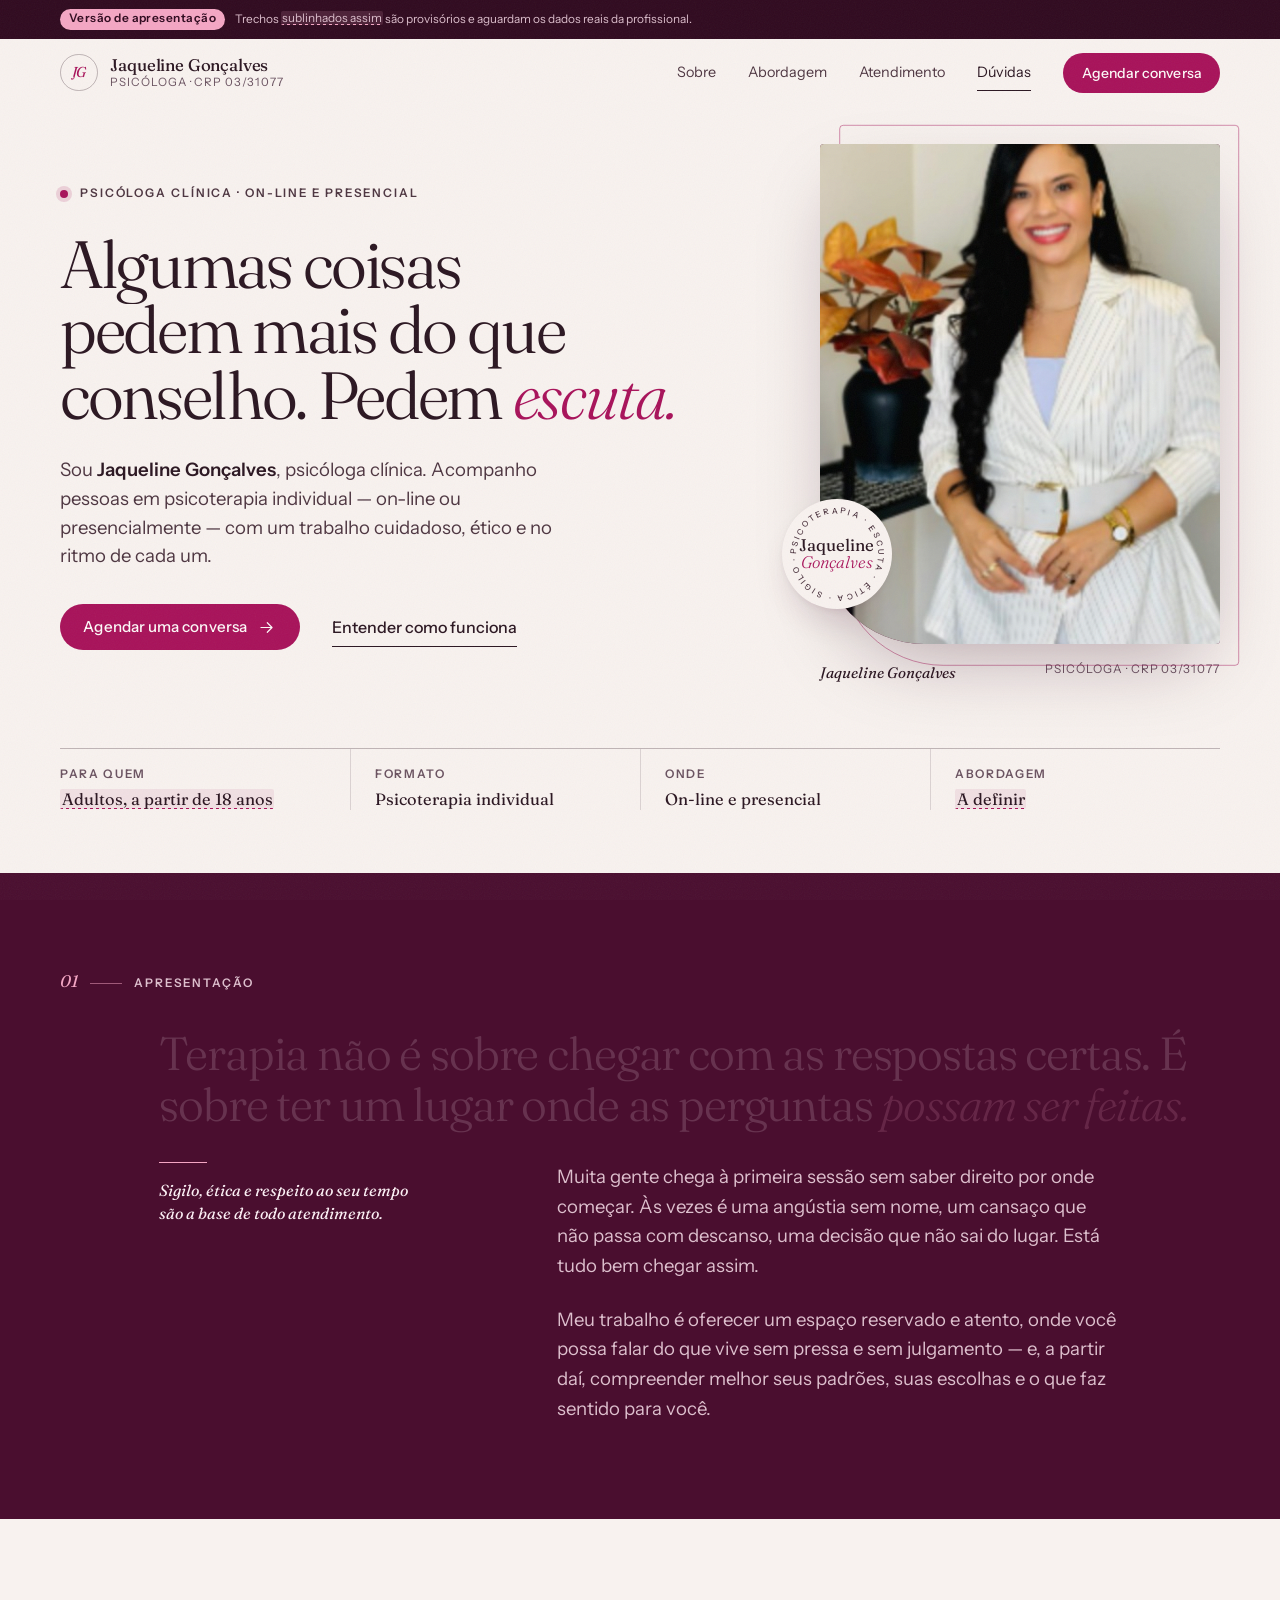
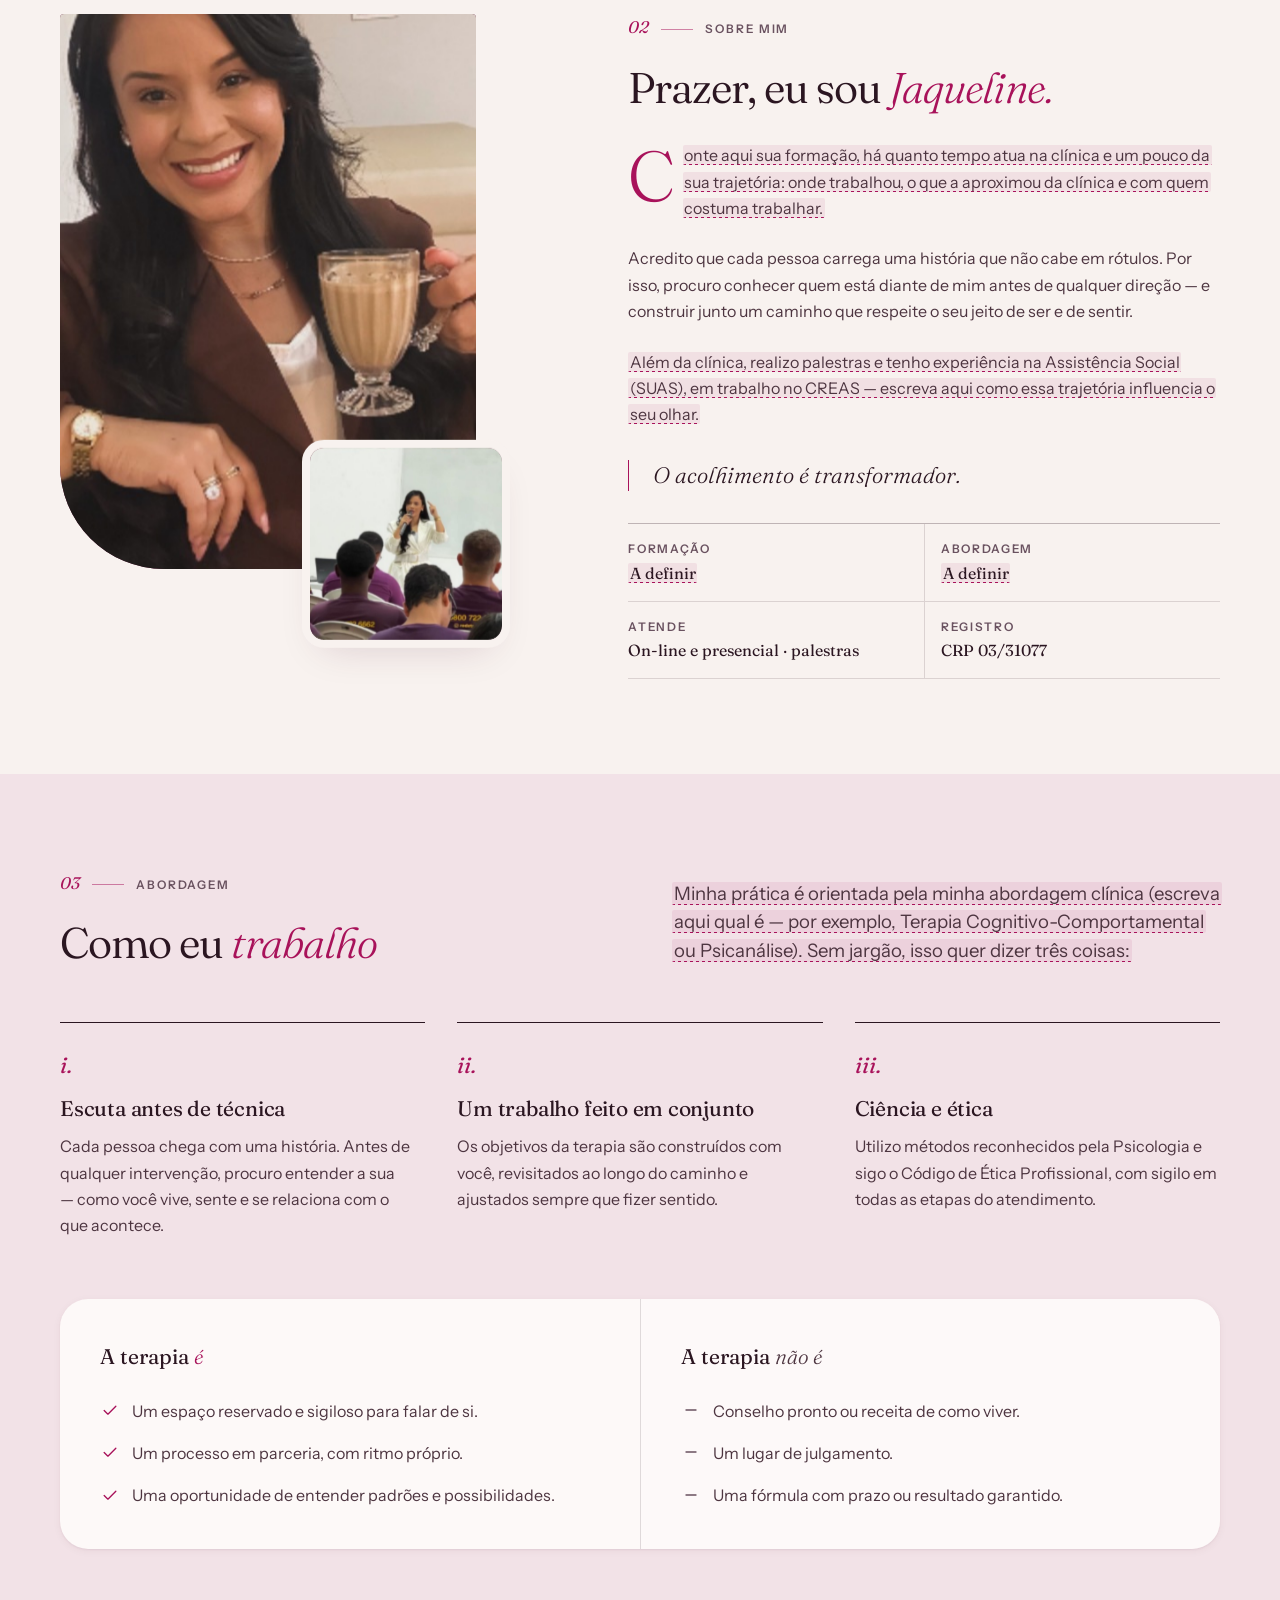
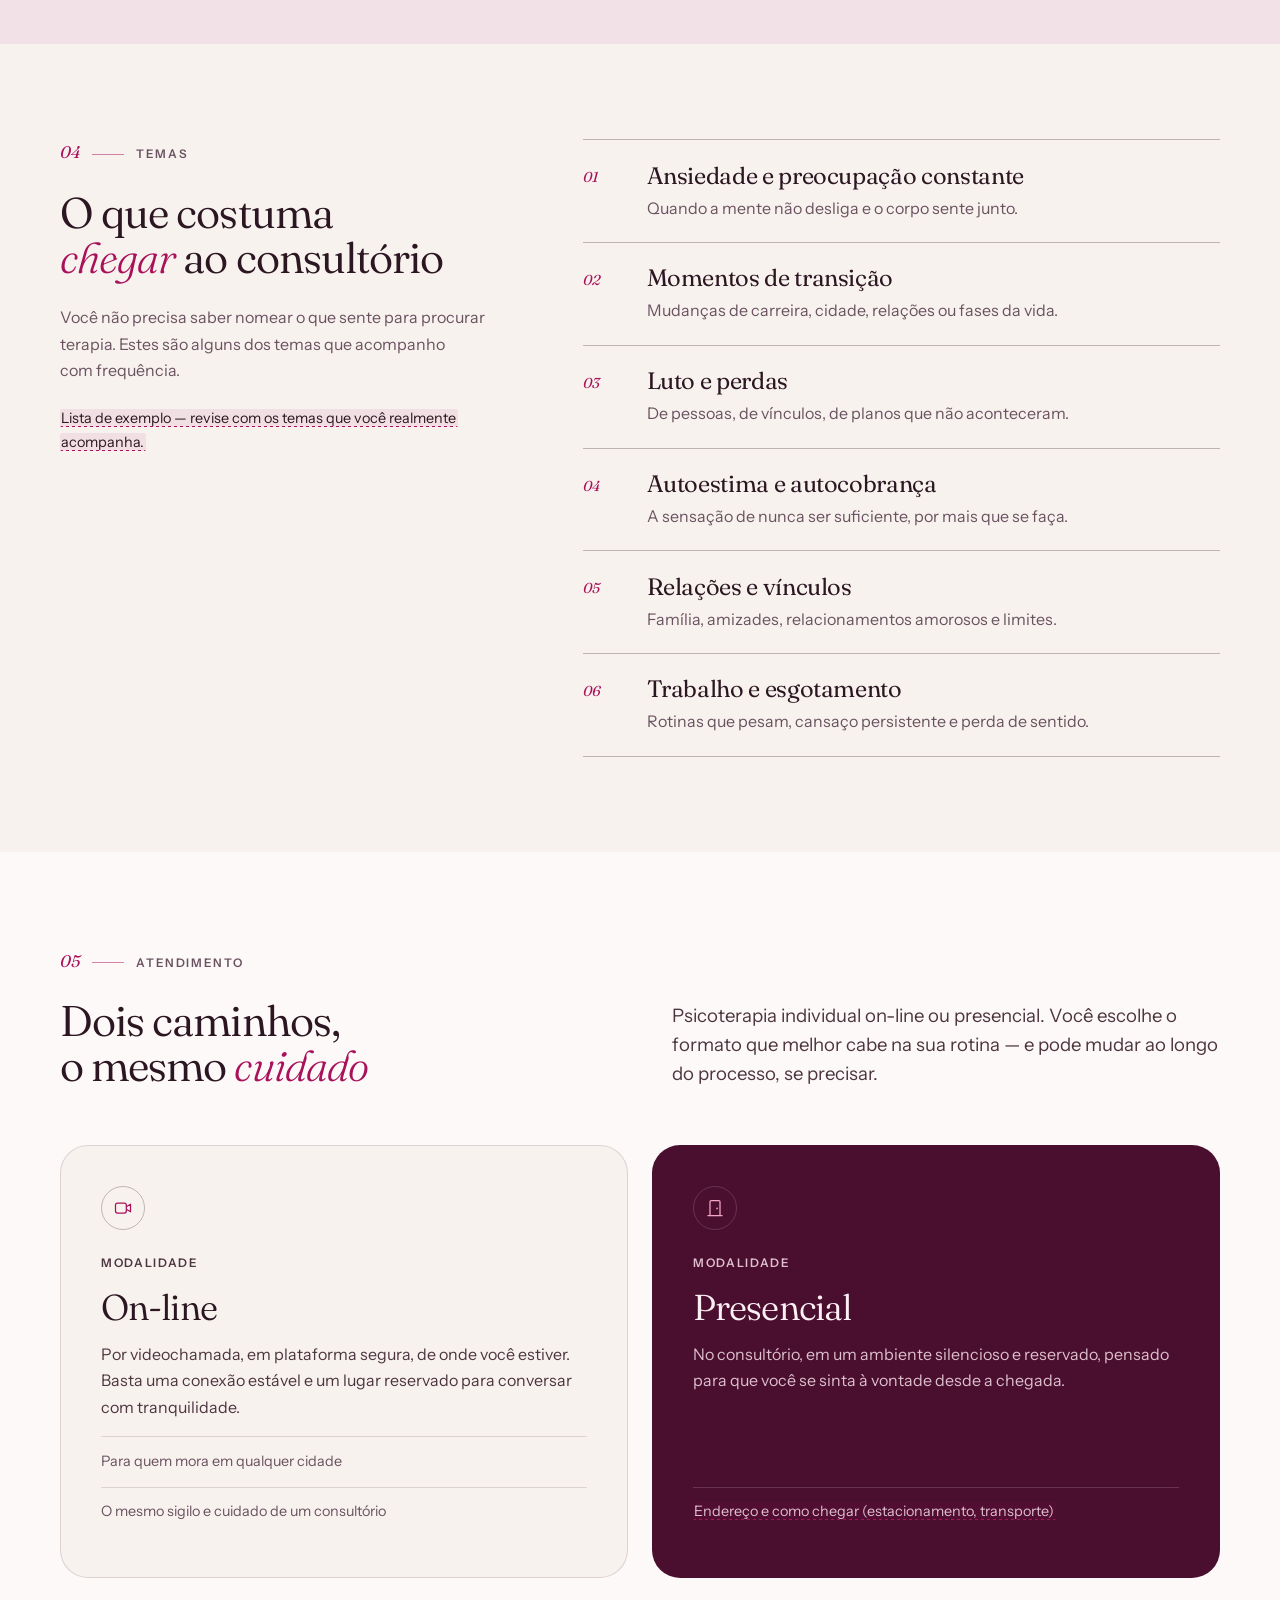
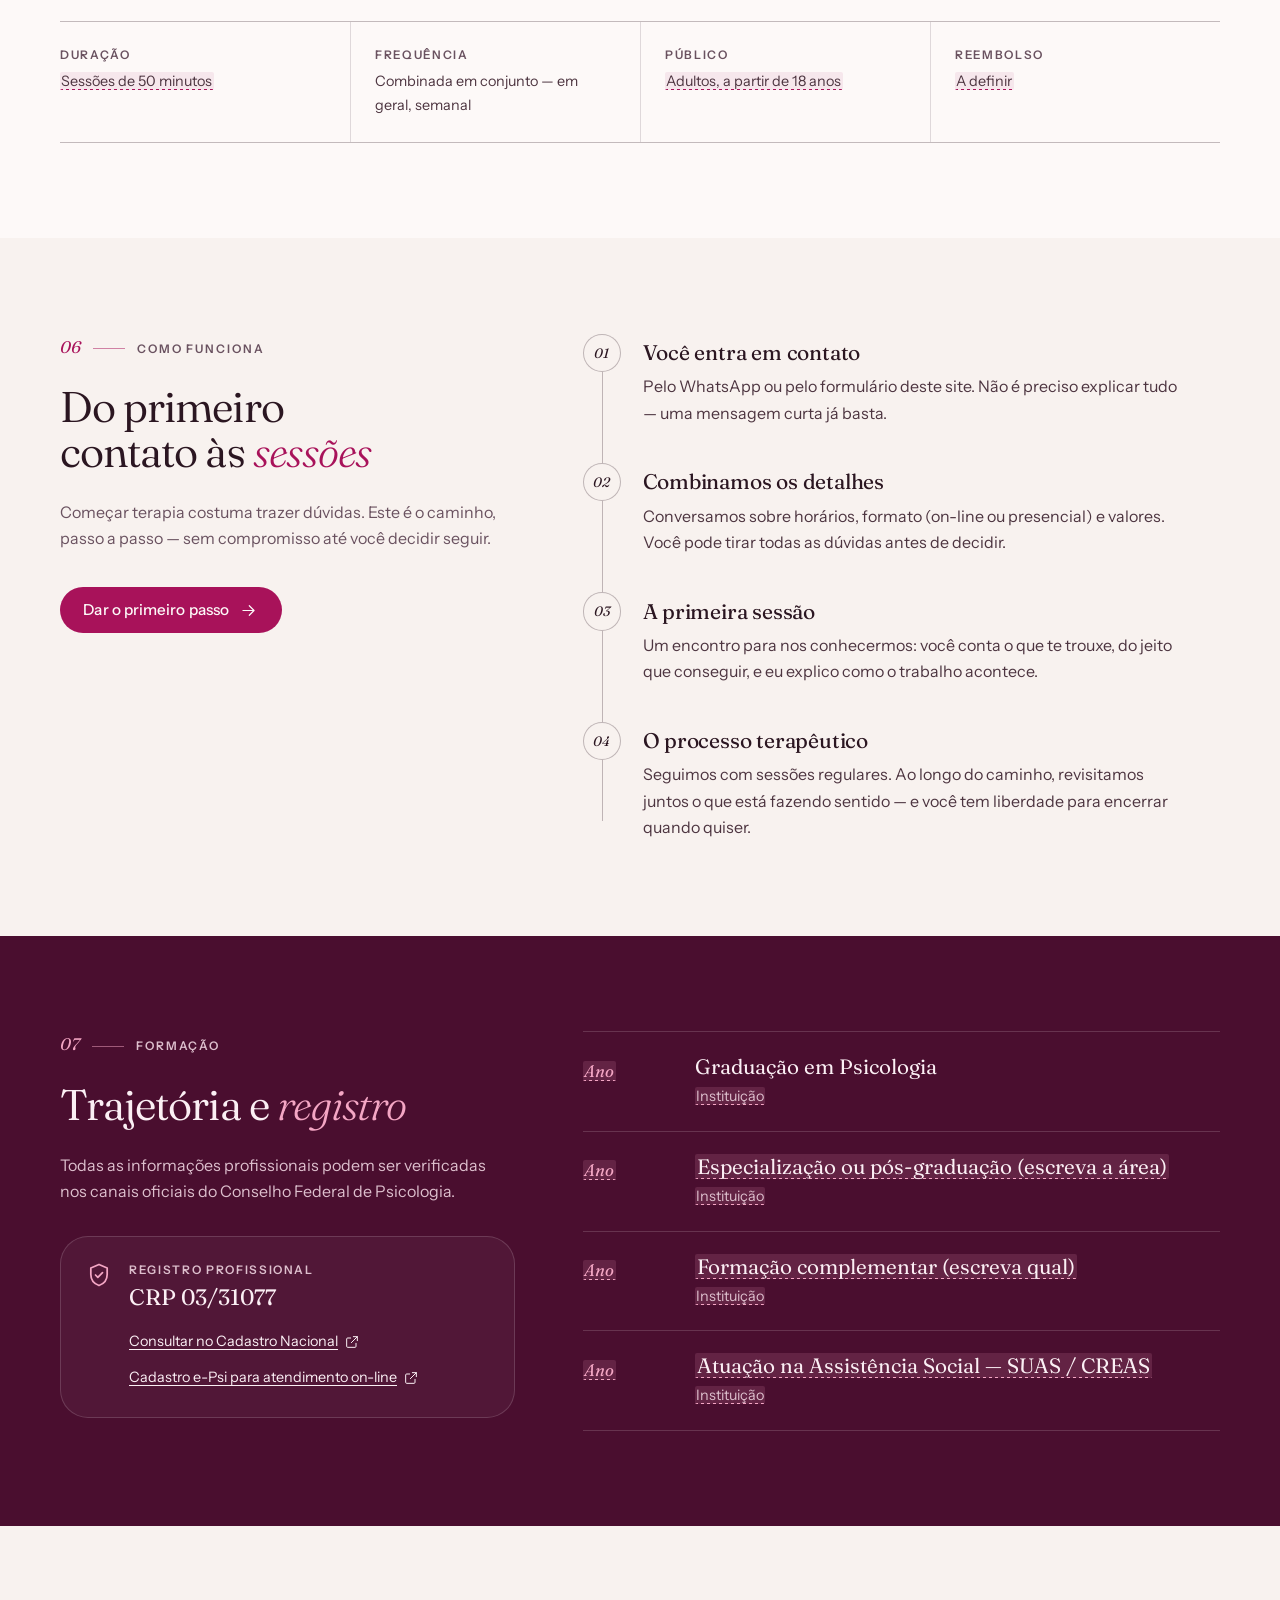
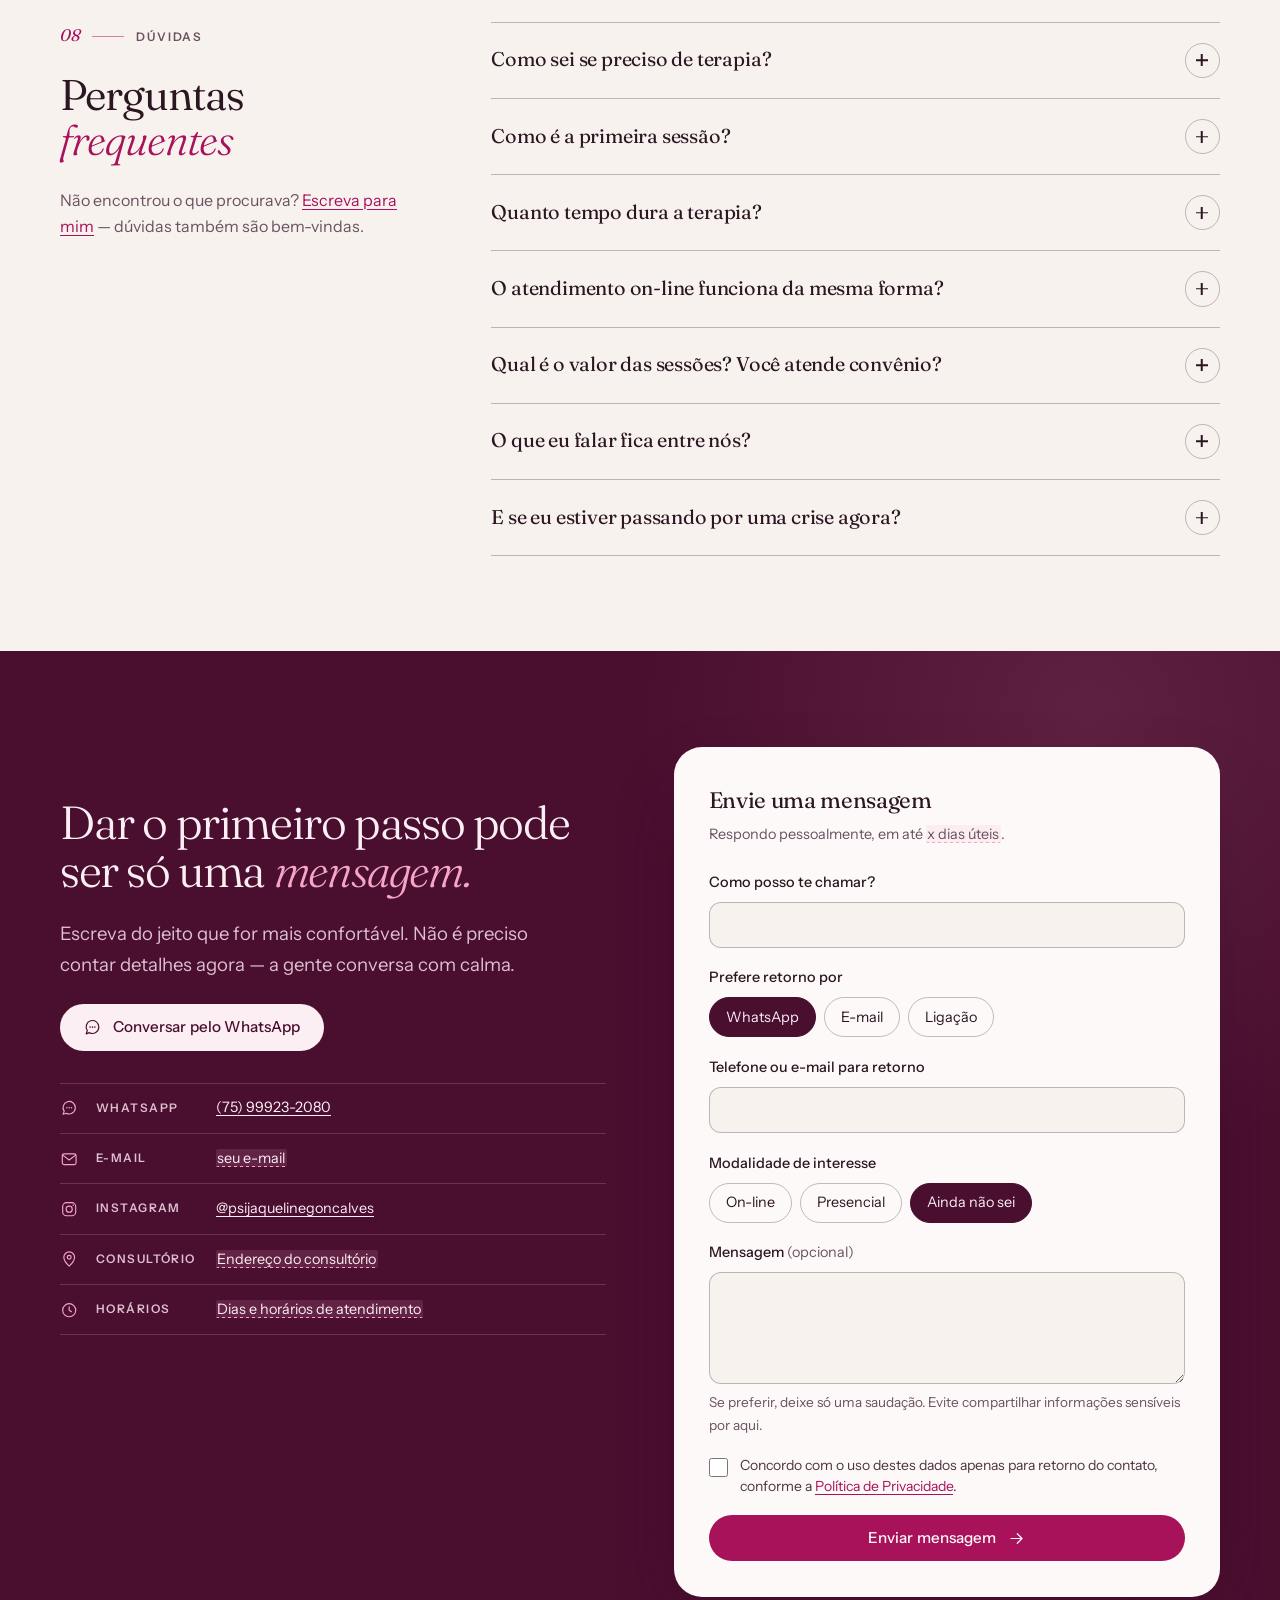
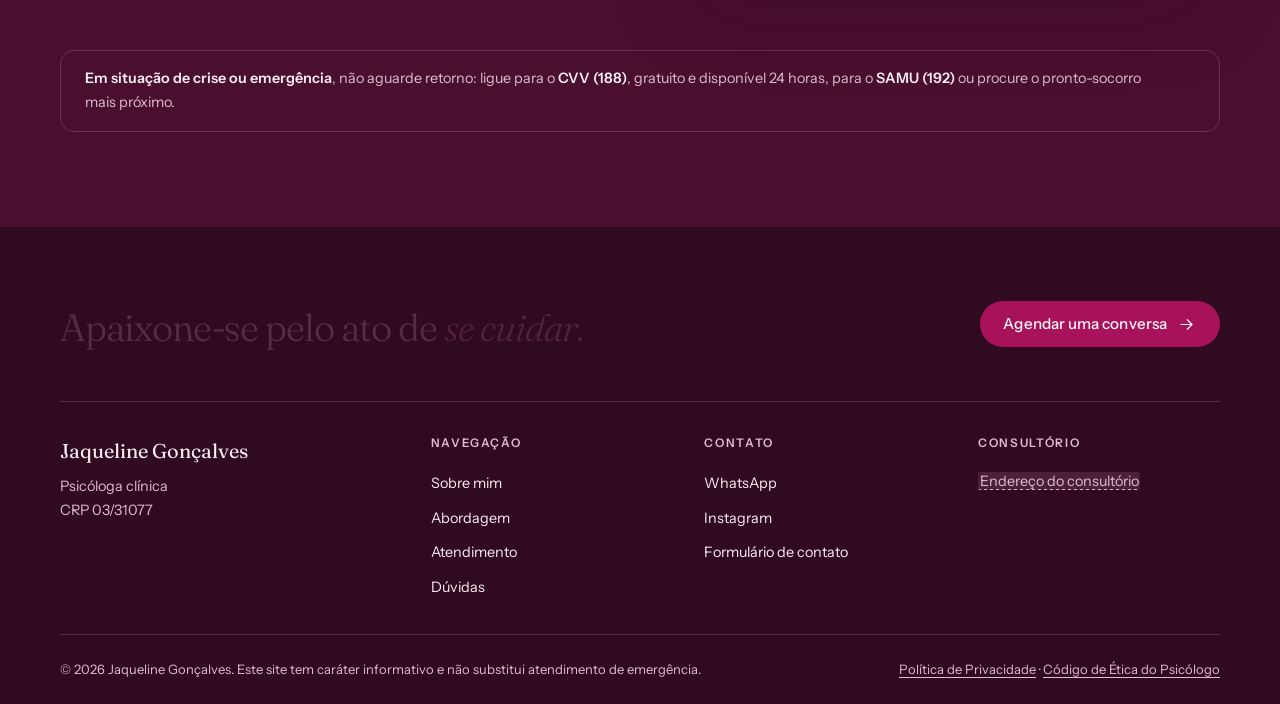
<file: index.html>
<!doctype html>
<html lang="pt-BR" data-preview="true">
<head>
  <meta charset="utf-8">
  <meta name="viewport" content="width=device-width, initial-scale=1">
  <script>document.documentElement.classList.add('js')</script>
  <!-- Arquivo GERADO por scripts/build.mjs a partir de content/*.json. Edite pelo painel /admin. -->
  <title>Jaqueline Gonçalves — Psicóloga clínica | Psicoterapia on-line e presencial</title>
  <meta name="description" content="Jaqueline Gonçalves, psicóloga clínica (CRP 03/31077). Psicoterapia individual on-line e presencial. Conheça a abordagem, como funciona o atendimento e agende uma primeira conversa.">
  <link rel="canonical" href="https://www.seudominio.com.br/">
  <meta name="theme-color" content="#4A0E2F">
  <meta name="robots" content="noindex">
  <link rel="icon" href="assets/img/favicon.svg" type="image/svg+xml">
  <link rel="preconnect" href="https://fonts.googleapis.com">
  <link rel="preconnect" href="https://fonts.gstatic.com" crossorigin>
  <link rel="stylesheet" href="https://fonts.googleapis.com/css2?family=Fraunces:ital,opsz,wght@0,9..144,300..600;1,9..144,300..600&family=Instrument+Sans:wght@400..600&display=swap">
  <link rel="stylesheet" href="assets/css/styles.css">

  <meta property="og:type" content="website">
  <meta property="og:locale" content="pt_BR">
  <meta property="og:site_name" content="Jaqueline Gonçalves — Psicóloga">
  <meta property="og:title" content="Jaqueline Gonçalves — Psicóloga clínica">
  <meta property="og:description" content="Jaqueline Gonçalves, psicóloga clínica (CRP 03/31077). Psicoterapia individual on-line e presencial. Conheça a abordagem, como funciona o atendimento e agende uma primeira conversa.">
  <meta property="og:url" content="https://www.seudominio.com.br/">
  <meta property="og:image" content="https://www.seudominio.com.br/assets/img/uploads/jaqueline-retrato.jpg">
  <meta name="twitter:card" content="summary_large_image">
  <script>/* convites e recuperação de senha do painel */if(/(invite|recovery|confirmation|email_change)_token=/.test(location.hash))location.replace('/admin/'+location.hash)</script>

  <script src="assets/js/config.js" defer></script>
  <script src="assets/js/vendor/lenis.min.js" defer></script>
  <script src="assets/js/main.js" defer></script>

  <script type="application/ld+json">
{
  "@context": "https://schema.org",
  "@type": "ProfessionalService",
  "name": "Jaqueline Gonçalves — Psicóloga clínica",
  "description": "Jaqueline Gonçalves, psicóloga clínica (CRP 03/31077). Psicoterapia individual on-line e presencial. Conheça a abordagem, como funciona o atendimento e agende uma primeira conversa.",
  "url": "https://www.seudominio.com.br/",
  "areaServed": "BR",
  "address": {
    "@type": "PostalAddress",
    "addressCountry": "BR"
  },
  "founder": {
    "@type": "Person",
    "name": "Jaqueline Gonçalves",
    "jobTitle": "Psicóloga clínica",
    "identifier": "CRP 03/31077"
  }
}
  </script>
</head>

<body>
  <a class="skip-link" href="#conteudo">Pular para o conteúdo</a>

  <div class="preview-bar" role="note">
    <div class="container">
      <span class="preview-bar__tag">Versão de apresentação</span>
      Trechos <mark class="ph">sublinhados assim</mark> são provisórios e aguardam os dados reais da profissional.
    </div>
  </div>

  <svg width="0" height="0" style="position:absolute" aria-hidden="true" focusable="false">
    <symbol id="i-arrow" viewBox="0 0 24 24"><path d="M5 12h14M13 6l6 6-6 6" fill="none" stroke="currentColor" stroke-width="1.5" stroke-linecap="round" stroke-linejoin="round"/></symbol>
    <symbol id="i-chat" viewBox="0 0 24 24"><path d="M20 11.5a8 8 0 0 1-11.8 7.05L4 20l1.45-4.2A8 8 0 1 1 20 11.5Z" fill="none" stroke="currentColor" stroke-width="1.5" stroke-linejoin="round"/><path d="M9 11.5h.01M12 11.5h.01M15 11.5h.01" stroke="currentColor" stroke-width="2" stroke-linecap="round"/></symbol>
    <symbol id="i-mail" viewBox="0 0 24 24"><rect x="3" y="5" width="18" height="14" rx="2.5" fill="none" stroke="currentColor" stroke-width="1.5"/><path d="m4 7 8 6 8-6" fill="none" stroke="currentColor" stroke-width="1.5" stroke-linecap="round" stroke-linejoin="round"/></symbol>
    <symbol id="i-insta" viewBox="0 0 24 24"><rect x="3.5" y="3.5" width="17" height="17" rx="5" fill="none" stroke="currentColor" stroke-width="1.5"/><circle cx="12" cy="12" r="4" fill="none" stroke="currentColor" stroke-width="1.5"/><circle cx="17.2" cy="6.8" r="1" fill="currentColor"/></symbol>
    <symbol id="i-pin" viewBox="0 0 24 24"><path d="M12 21s-7-6.2-7-11.5a7 7 0 0 1 14 0C19 14.8 12 21 12 21Z" fill="none" stroke="currentColor" stroke-width="1.5" stroke-linejoin="round"/><circle cx="12" cy="9.5" r="2.5" fill="none" stroke="currentColor" stroke-width="1.5"/></symbol>
    <symbol id="i-clock" viewBox="0 0 24 24"><circle cx="12" cy="12" r="8.5" fill="none" stroke="currentColor" stroke-width="1.5"/><path d="M12 7.5V12l3 2" fill="none" stroke="currentColor" stroke-width="1.5" stroke-linecap="round" stroke-linejoin="round"/></symbol>
    <symbol id="i-video" viewBox="0 0 24 24"><rect x="3" y="6" width="13" height="12" rx="2.5" fill="none" stroke="currentColor" stroke-width="1.5"/><path d="m16 10.5 5-3v9l-5-3" fill="none" stroke="currentColor" stroke-width="1.5" stroke-linejoin="round"/></symbol>
    <symbol id="i-door" viewBox="0 0 24 24"><path d="M6 21V4.5A1.5 1.5 0 0 1 7.5 3h9A1.5 1.5 0 0 1 18 4.5V21M3.5 21h17" fill="none" stroke="currentColor" stroke-width="1.5" stroke-linecap="round"/><circle cx="14.5" cy="12.5" r="1" fill="currentColor"/></symbol>
    <symbol id="i-shield" viewBox="0 0 24 24"><path d="M12 3 5 6v5.5c0 4.4 3 8 7 9.5 4-1.5 7-5.1 7-9.5V6l-7-3Z" fill="none" stroke="currentColor" stroke-width="1.5" stroke-linejoin="round"/><path d="m9 12 2 2 4-4" fill="none" stroke="currentColor" stroke-width="1.5" stroke-linecap="round" stroke-linejoin="round"/></symbol>
    <symbol id="i-check" viewBox="0 0 24 24"><path d="m5 12.5 4.5 4.5L19 7.5" fill="none" stroke="currentColor" stroke-width="1.6" stroke-linecap="round" stroke-linejoin="round"/></symbol>
    <symbol id="i-minus" viewBox="0 0 24 24"><path d="M6 12h12" fill="none" stroke="currentColor" stroke-width="1.6" stroke-linecap="round"/></symbol>
    <symbol id="i-external" viewBox="0 0 24 24"><path d="M14 4h6v6M20 4l-9 9M18 14v4.5A1.5 1.5 0 0 1 16.5 20h-11A1.5 1.5 0 0 1 4 18.5v-11A1.5 1.5 0 0 1 5.5 6H10" fill="none" stroke="currentColor" stroke-width="1.5" stroke-linecap="round" stroke-linejoin="round"/></symbol>
  </svg>

  <header class="site-header" data-header>
    <div class="container header__inner">
      <a class="brand" href="#inicio" aria-label="Jaqueline Gonçalves, psicóloga — voltar ao início">
        <span class="brand__mark" aria-hidden="true">JG</span>
        <span class="brand__text">
          <span class="brand__name">Jaqueline Gonçalves</span>
          <span class="brand__role">Psicóloga · CRP 03/31077</span>
        </span>
      </a>

      <nav class="nav" aria-label="Principal">
        <ul class="nav__list">
          <li><a href="#sobre">Sobre</a></li>
          <li><a href="#abordagem">Abordagem</a></li>
          <li><a href="#atendimento">Atendimento</a></li>
          <li><a href="#duvidas">Dúvidas</a></li>
        </ul>
      </nav>

      <a class="btn btn--primary btn--sm header__cta" href="#contato">Agendar conversa</a>

      <button class="menu-toggle" type="button" aria-haspopup="dialog" aria-controls="menu-mobile" data-menu-open>
        <span class="menu-toggle__label">Menu</span>
        <span class="menu-toggle__bars" aria-hidden="true"><span></span><span></span></span>
      </button>
    </div>
    <span class="scroll-progress" aria-hidden="true" data-scroll-progress></span>
  </header>

  <dialog class="mobile-menu" id="menu-mobile" aria-label="Menu de navegação">
    <div class="mobile-menu__top">
      <span class="brand__name">Jaqueline Gonçalves</span>
      <button class="mobile-menu__close" type="button" data-menu-close>Fechar</button>
    </div>
    <nav aria-label="Menu móvel">
      <ol class="mobile-menu__list">
        <li><a href="#apresentacao"><span>01</span>Apresentação</a></li>
        <li><a href="#sobre"><span>02</span>Sobre mim</a></li>
        <li><a href="#abordagem"><span>03</span>Abordagem</a></li>
        <li><a href="#temas"><span>04</span>Temas</a></li>
        <li><a href="#atendimento"><span>05</span>Atendimento</a></li>
        <li><a href="#como-funciona"><span>06</span>Como funciona</a></li>
        <li><a href="#formacao"><span>07</span>Formação</a></li>
        <li><a href="#duvidas"><span>08</span>Dúvidas</a></li>
        <li><a href="#contato"><span>09</span>Contato</a></li>
      </ol>
    </nav>
    <div class="mobile-menu__foot">
      <a class="btn btn--light btn--block" href="#contato">Agendar uma conversa <svg class="icon" aria-hidden="true"><use href="#i-arrow"/></svg></a>
      <p>Psicoterapia on-line e presencial · CRP 03/31077</p>
    </div>
  </dialog>

  <main id="conteudo">

    <section class="hero" id="inicio" aria-labelledby="hero-title">
      <div class="container hero__grid">
        <div class="hero__copy">
          <p class="eyebrow hero__eyebrow"><span class="eyebrow__dot" aria-hidden="true"></span>Psicóloga clínica · on-line e presencial</p>

          <h1 class="hero__title" id="hero-title">
            <span class="line"><span>Algumas coisas</span></span>
            <span class="line"><span>pedem mais do que</span></span>
            <span class="line"><span>conselho. Pedem <em>escuta.</em></span></span>
          </h1>

          <p class="hero__lead">Sou <strong>Jaqueline Gonçalves</strong>, psicóloga clínica. Acompanho pessoas em psicoterapia individual — on-line ou presencialmente — com um trabalho cuidadoso, ético e no ritmo de cada um.</p>

          <div class="hero__actions">
            <a class="btn btn--primary" href="#contato" data-contact="whatsapp">Agendar uma conversa <svg class="icon" aria-hidden="true"><use href="#i-arrow"/></svg></a>
            <a class="link-arrow" href="#como-funciona">Entender como funciona</a>
          </div>
        </div>

        <div class="hero__media">
          <figure class="frame frame--hero">
            <img src="assets/img/uploads/jaqueline-retrato.jpg" alt="Jaqueline Gonçalves sorrindo, de blazer branco, em seu espaço de atendimento" fetchpriority="high" decoding="async">
          </figure>

          <div class="seal" aria-hidden="true">
            <span class="seal__spin">
              <svg viewBox="0 0 200 200" class="seal__ring" data-seal>
                <defs><path id="seal-path" d="M100,100 m-74,0 a74,74 0 1,1 148,0 a74,74 0 1,1 -148,0"/></defs>
                <text><textPath href="#seal-path" textLength="458" lengthAdjust="spacing">Psicoterapia · Escuta · Ética · Sigilo ·</textPath></text>
              </svg>
            </span>
            <span class="seal__center">Jaqueline<br><em>Gonçalves</em></span>
          </div>

          <p class="hero__caption"><span>Jaqueline Gonçalves</span><span>Psicóloga · CRP 03/31077</span></p>
        </div>
      </div>

      <div class="container">
        <ul class="facts" aria-label="Resumo do atendimento">
          <li><span class="facts__k">Para quem</span><span class="facts__v"><span class="ph">Adultos, a partir de 18 anos</span></span></li>
          <li><span class="facts__k">Formato</span><span class="facts__v">Psicoterapia individual</span></li>
          <li><span class="facts__k">Onde</span><span class="facts__v">On-line e presencial</span></li>
          <li><span class="facts__k">Abordagem</span><span class="facts__v"><span class="ph">A definir</span></span></li>
        </ul>
      </div>
    </section>

    <section class="manifesto section section--dark" id="apresentacao" aria-labelledby="manifesto-title">
      <div class="container manifesto__grid">
        <p class="chapter" data-reveal><span class="chapter__n">01</span>Apresentação</p>
        <h2 class="manifesto__quote" id="manifesto-title" data-words>Terapia não é sobre chegar com as respostas certas. É sobre ter um lugar onde as perguntas <em>possam ser feitas.</em></h2>
        <div class="manifesto__body" data-reveal>
          <p>Muita gente chega à primeira sessão sem saber direito por onde começar. Às vezes é uma angústia sem nome, um cansaço que não passa com descanso, uma decisão que não sai do lugar. Está tudo bem chegar assim.</p>
          <p>Meu trabalho é oferecer um espaço reservado e atento, onde você possa falar do que vive sem pressa e sem julgamento — e, a partir daí, compreender melhor seus padrões, suas escolhas e o que faz sentido para você.</p>
        </div>
        <aside class="marginalia" data-reveal>
          <span class="marginalia__rule" aria-hidden="true"></span>
          Sigilo, ética e respeito ao seu tempo são a base de todo atendimento.
        </aside>
      </div>
    </section>

    <section class="about section" id="sobre" aria-labelledby="sobre-title">
      <div class="container about__grid">
        <div class="about__media" data-reveal>
          <figure class="frame frame--about">
            <img src="assets/img/uploads/jaqueline-sobre.jpg" alt="Jaqueline Gonçalves sorrindo, segurando uma xícara de café" loading="lazy" decoding="async">
          </figure>
          <figure class="frame frame--detail">
            <img src="assets/img/uploads/jaqueline-palestra.jpg" alt="Jaqueline Gonçalves conduzindo uma palestra" loading="lazy" decoding="async">
          </figure>
        </div>

        <div class="about__copy">
          <p class="chapter" data-reveal><span class="chapter__n">02</span>Sobre mim</p>
          <h2 class="h2" id="sobre-title" data-reveal>Prazer, eu sou <em>Jaqueline.</em></h2>

          <div class="prose" data-reveal>
            <p class="dropcap"><span class="ph">Conte aqui sua formação, há quanto tempo atua na clínica e um pouco da sua trajetória: onde trabalhou, o que a aproximou da clínica e com quem costuma trabalhar.</span></p>
            <p>Acredito que cada pessoa carrega uma história que não cabe em rótulos. Por isso, procuro conhecer quem está diante de mim antes de qualquer direção — e construir junto um caminho que respeite o seu jeito de ser e de sentir.</p>
            <p><span class="ph">Além da clínica, realizo palestras e tenho experiência na Assistência Social (SUAS), em trabalho no CREAS — escreva aqui como essa trajetória influencia o seu olhar.</span></p>
          </div>

          <blockquote class="pullquote" data-reveal>
            <p>O acolhimento é transformador.</p>
          </blockquote>

          <dl class="kv" data-reveal>
            <div><dt>Formação</dt><dd><span class="ph">A definir</span></dd></div>
            <div><dt>Abordagem</dt><dd><span class="ph">A definir</span></dd></div>
            <div><dt>Atende</dt><dd>On-line e presencial · palestras</dd></div>
            <div><dt>Registro</dt><dd>CRP 03/31077</dd></div>
          </dl>
        </div>
      </div>
    </section>

    <section class="approach section section--sand" id="abordagem" aria-labelledby="abordagem-title">
      <div class="container">
        <header class="section-head section-head--split">
          <div>
            <p class="chapter" data-reveal><span class="chapter__n">03</span>Abordagem</p>
            <h2 class="h2" id="abordagem-title" data-reveal>Como eu <em>trabalho</em></h2>
          </div>
          <p class="lead" data-reveal><span class="ph">Minha prática é orientada pela minha abordagem clínica (escreva aqui qual é — por exemplo, Terapia Cognitivo-Comportamental ou Psicanálise). Sem jargão, isso quer dizer três coisas:</span></p>
        </header>

        <ol class="pillars">
          <li class="pillar" data-reveal style="--i:0">
            <span class="pillar__n">i.</span>
            <h3 class="h3">Escuta antes de técnica</h3>
            <p>Cada pessoa chega com uma história. Antes de qualquer intervenção, procuro entender a sua — como você vive, sente e se relaciona com o que acontece.</p>
          </li>
          <li class="pillar" data-reveal style="--i:1">
            <span class="pillar__n">ii.</span>
            <h3 class="h3">Um trabalho feito em conjunto</h3>
            <p>Os objetivos da terapia são construídos com você, revisitados ao longo do caminho e ajustados sempre que fizer sentido.</p>
          </li>
          <li class="pillar" data-reveal style="--i:2">
            <span class="pillar__n">iii.</span>
            <h3 class="h3">Ciência e ética</h3>
            <p>Utilizo métodos reconhecidos pela Psicologia e sigo o Código de Ética Profissional, com sigilo em todas as etapas do atendimento.</p>
          </li>
        </ol>

        <div class="contrast" data-reveal>
          <div class="contrast__col">
            <h3 class="contrast__title">A terapia <em>é</em></h3>
            <ul class="contrast__list">
              <li><svg class="icon" aria-hidden="true"><use href="#i-check"/></svg>Um espaço reservado e sigiloso para falar de si.</li>
              <li><svg class="icon" aria-hidden="true"><use href="#i-check"/></svg>Um processo em parceria, com ritmo próprio.</li>
              <li><svg class="icon" aria-hidden="true"><use href="#i-check"/></svg>Uma oportunidade de entender padrões e possibilidades.</li>
            </ul>
          </div>
          <div class="contrast__col contrast__col--muted">
            <h3 class="contrast__title">A terapia <em>não é</em></h3>
            <ul class="contrast__list">
              <li><svg class="icon" aria-hidden="true"><use href="#i-minus"/></svg>Conselho pronto ou receita de como viver.</li>
              <li><svg class="icon" aria-hidden="true"><use href="#i-minus"/></svg>Um lugar de julgamento.</li>
              <li><svg class="icon" aria-hidden="true"><use href="#i-minus"/></svg>Uma fórmula com prazo ou resultado garantido.</li>
            </ul>
          </div>
        </div>
      </div>
    </section>

    <section class="themes section" id="temas" aria-labelledby="temas-title">
      <div class="container themes__grid">
        <header class="themes__head">
          <p class="chapter" data-reveal><span class="chapter__n">04</span>Temas</p>
          <h2 class="h2" id="temas-title" data-reveal>O que costuma <em>chegar</em> ao consultório</h2>
          <p class="muted" data-reveal>Você não precisa saber nomear o que sente para procurar terapia. Estes são alguns dos temas que acompanho com frequência.</p>
          <p class="note" data-reveal><span class="ph">Lista de exemplo — revise com os temas que você realmente acompanha.</span></p>
        </header>

        <ol class="themes__list">
          <li data-reveal style="--i:0"><span class="themes__n">01</span><div><h3>Ansiedade e preocupação constante</h3><p>Quando a mente não desliga e o corpo sente junto.</p></div></li>
          <li data-reveal style="--i:1"><span class="themes__n">02</span><div><h3>Momentos de transição</h3><p>Mudanças de carreira, cidade, relações ou fases da vida.</p></div></li>
          <li data-reveal style="--i:2"><span class="themes__n">03</span><div><h3>Luto e perdas</h3><p>De pessoas, de vínculos, de planos que não aconteceram.</p></div></li>
          <li data-reveal style="--i:3"><span class="themes__n">04</span><div><h3>Autoestima e autocobrança</h3><p>A sensação de nunca ser suficiente, por mais que se faça.</p></div></li>
          <li data-reveal style="--i:4"><span class="themes__n">05</span><div><h3>Relações e vínculos</h3><p>Família, amizades, relacionamentos amorosos e limites.</p></div></li>
          <li data-reveal style="--i:5"><span class="themes__n">06</span><div><h3>Trabalho e esgotamento</h3><p>Rotinas que pesam, cansaço persistente e perda de sentido.</p></div></li>
        </ol>
      </div>
    </section>

    <section class="services section section--paper" id="atendimento" aria-labelledby="atendimento-title">
      <div class="container">
        <header class="section-head section-head--split">
          <div>
            <p class="chapter" data-reveal><span class="chapter__n">05</span>Atendimento</p>
            <h2 class="h2" id="atendimento-title" data-reveal>Dois caminhos, o mesmo <em>cuidado</em></h2>
          </div>
          <p class="lead" data-reveal>Psicoterapia individual on-line ou presencial. Você escolhe o formato que melhor cabe na sua rotina — e pode mudar ao longo do processo, se precisar.</p>
        </header>

        <div class="modes">
          <article class="mode" data-reveal style="--i:0">
            <div class="mode__icon"><svg class="icon" aria-hidden="true"><use href="#i-video"/></svg></div>
            <p class="mode__tag">Modalidade</p>
            <h3 class="mode__title">On-line</h3>
            <p>Por videochamada, em plataforma segura, de onde você estiver. Basta uma conexão estável e um lugar reservado para conversar com tranquilidade.</p>
            <ul class="mode__meta">
              <li>Para quem mora em qualquer cidade</li>
              <li>O mesmo sigilo e cuidado de um consultório</li>
            </ul>
          </article>
          <article class="mode mode--dark" data-reveal style="--i:1">
            <div class="mode__icon"><svg class="icon" aria-hidden="true"><use href="#i-door"/></svg></div>
            <p class="mode__tag">Modalidade</p>
            <h3 class="mode__title">Presencial</h3>
            <p>No consultório, em um ambiente silencioso e reservado, pensado para que você se sinta à vontade desde a chegada.</p>
            <ul class="mode__meta">
              <li><span class="ph">Endereço e como chegar (estacionamento, transporte)</span></li>
            </ul>
          </article>
        </div>

        <ul class="specs" data-reveal>
          <li><span class="specs__k">Duração</span><span class="specs__v"><span class="ph">Sessões de 50 minutos</span></span></li>
          <li><span class="specs__k">Frequência</span><span class="specs__v">Combinada em conjunto — em geral, semanal</span></li>
          <li><span class="specs__k">Público</span><span class="specs__v"><span class="ph">Adultos, a partir de 18 anos</span></span></li>
          <li><span class="specs__k">Reembolso</span><span class="specs__v"><span class="ph">A definir</span></span></li>
        </ul>
      </div>
    </section>

    <section class="process section" id="como-funciona" aria-labelledby="processo-title">
      <div class="container process__grid">
        <header class="process__head">
          <p class="chapter" data-reveal><span class="chapter__n">06</span>Como funciona</p>
          <h2 class="h2" id="processo-title" data-reveal>Do primeiro contato às <em>sessões</em></h2>
          <p class="muted" data-reveal>Começar terapia costuma trazer dúvidas. Este é o caminho, passo a passo — sem compromisso até você decidir seguir.</p>
          <a class="btn btn--primary process__cta" href="#contato" data-reveal>Dar o primeiro passo <svg class="icon" aria-hidden="true"><use href="#i-arrow"/></svg></a>
        </header>

        <div class="steps" data-steps>
        <span class="steps__track" aria-hidden="true"><span class="steps__fill"></span></span>
        <ol class="steps__list">
          <li class="step">
            <span class="step__n">01</span>
            <h3 class="h3">Você entra em contato</h3>
            <p>Pelo WhatsApp ou pelo formulário deste site. Não é preciso explicar tudo — uma mensagem curta já basta.</p>
          </li>
          <li class="step">
            <span class="step__n">02</span>
            <h3 class="h3">Combinamos os detalhes</h3>
            <p>Conversamos sobre horários, formato (on-line ou presencial) e valores. Você pode tirar todas as dúvidas antes de decidir.</p>
          </li>
          <li class="step">
            <span class="step__n">03</span>
            <h3 class="h3">A primeira sessão</h3>
            <p>Um encontro para nos conhecermos: você conta o que te trouxe, do jeito que conseguir, e eu explico como o trabalho acontece.</p>
          </li>
          <li class="step">
            <span class="step__n">04</span>
            <h3 class="h3">O processo terapêutico</h3>
            <p>Seguimos com sessões regulares. Ao longo do caminho, revisitamos juntos o que está fazendo sentido — e você tem liberdade para encerrar quando quiser.</p>
          </li>
        </ol>
        </div>
      </div>
    </section>

    <section class="credentials section section--dark" id="formacao" aria-labelledby="formacao-title">
      <div class="container credentials__grid">
        <header>
          <p class="chapter" data-reveal><span class="chapter__n">07</span>Formação</p>
          <h2 class="h2" id="formacao-title" data-reveal>Trajetória e <em>registro</em></h2>
          <p class="muted" data-reveal>Todas as informações profissionais podem ser verificadas nos canais oficiais do Conselho Federal de Psicologia.</p>

          <div class="crp-card" data-reveal>
            <svg class="icon crp-card__icon" aria-hidden="true"><use href="#i-shield"/></svg>
            <div>
              <p class="crp-card__k">Registro profissional</p>
              <p class="crp-card__v">CRP 03/31077</p>
              <ul class="crp-card__links">
                <li><a href="https://cadastro.cfp.org.br/" target="_blank" rel="noopener">Consultar no Cadastro Nacional <svg class="icon" aria-hidden="true"><use href="#i-external"/></svg><span class="sr-only">(abre em nova aba)</span></a></li>
                <li><a href="https://e-psi.cfp.org.br/" target="_blank" rel="noopener">Cadastro e-Psi para atendimento on-line <svg class="icon" aria-hidden="true"><use href="#i-external"/></svg><span class="sr-only">(abre em nova aba)</span></a></li>
              </ul>
            </div>
          </div>
        </header>

        <ol class="ledger">
          <li class="ledger__row" data-reveal style="--i:0">
            <span class="ledger__year"><span class="ph">Ano</span></span>
            <div><h3 class="ledger__title">Graduação em Psicologia</h3><p class="ledger__place"><span class="ph">Instituição</span></p></div>
          </li>
          <li class="ledger__row" data-reveal style="--i:1">
            <span class="ledger__year"><span class="ph">Ano</span></span>
            <div><h3 class="ledger__title"><span class="ph">Especialização ou pós-graduação (escreva a área)</span></h3><p class="ledger__place"><span class="ph">Instituição</span></p></div>
          </li>
          <li class="ledger__row" data-reveal style="--i:2">
            <span class="ledger__year"><span class="ph">Ano</span></span>
            <div><h3 class="ledger__title"><span class="ph">Formação complementar (escreva qual)</span></h3><p class="ledger__place"><span class="ph">Instituição</span></p></div>
          </li>
          <li class="ledger__row" data-reveal style="--i:3">
            <span class="ledger__year"><span class="ph">Ano</span></span>
            <div><h3 class="ledger__title"><span class="ph">Atuação na Assistência Social — SUAS / CREAS</span></h3><p class="ledger__place"><span class="ph">Instituição</span></p></div>
          </li>
        </ol>
      </div>
    </section>

    <section class="faq section" id="duvidas" aria-labelledby="duvidas-title">
      <div class="container faq__grid">
        <header class="faq__head">
          <p class="chapter" data-reveal><span class="chapter__n">08</span>Dúvidas</p>
          <h2 class="h2" id="duvidas-title" data-reveal>Perguntas <em>frequentes</em></h2>
          <p class="muted" data-reveal>Não encontrou o que procurava? <a href="#contato">Escreva para mim</a> — dúvidas também são bem-vindas.</p>
        </header>

        <div class="accordion" data-reveal>
          <details name="faq">
            <summary>Como sei se preciso de terapia?<span class="accordion__icon" aria-hidden="true"></span></summary>
            <div class="accordion__body"><p>Não existe um momento “certo” ou um problema grande o bastante. Se algo tem pesado no seu dia a dia, se você sente que está repetindo padrões ou apenas deseja se conhecer melhor, já é um bom motivo para conversar. A primeira sessão também serve para avaliarmos juntos se este é o caminho para você.</p></div>
          </details>
          <details name="faq">
            <summary>Como é a primeira sessão?<span class="accordion__icon" aria-hidden="true"></span></summary>
            <div class="accordion__body"><p>É um encontro para nos conhecermos. Você conta o que te trouxe, no seu ritmo — não há resposta certa nem roteiro a seguir. Eu explico como o trabalho funciona, e combinamos juntos os próximos passos.</p></div>
          </details>
          <details name="faq">
            <summary>Quanto tempo dura a terapia?<span class="accordion__icon" aria-hidden="true"></span></summary>
            <div class="accordion__body"><p>Depende de cada pessoa e do que ela busca, por isso não trabalho com prazos fixos. Ao longo do processo, avaliamos juntos como as coisas estão caminhando, e você tem total liberdade para decidir quando encerrar.</p></div>
          </details>
          <details name="faq">
            <summary>O atendimento on-line funciona da mesma forma?<span class="accordion__icon" aria-hidden="true"></span></summary>
            <div class="accordion__body"><p>Sim. O atendimento on-line é regulamentado pelo Conselho Federal de Psicologia e segue os mesmos princípios éticos e de sigilo do presencial. O que muda é o cuidado com o ambiente: é importante estar em um lugar reservado, com fone de ouvido e conexão estável.</p></div>
          </details>
          <details name="faq">
            <summary>Qual é o valor das sessões? Você atende convênio?<span class="accordion__icon" aria-hidden="true"></span></summary>
            <div class="accordion__body"><p><span class="ph">Os valores são informados no primeiro contato, junto com as formas de pagamento. O atendimento é particular, com emissão de recibo para você pedir reembolso ao plano de saúde, quando o plano permitir.</span></p></div>
          </details>
          <details name="faq">
            <summary>O que eu falar fica entre nós?<span class="accordion__icon" aria-hidden="true"></span></summary>
            <div class="accordion__body"><p>Sim. O sigilo é um dever ético da psicóloga, previsto no Código de Ética Profissional. O que é dito em sessão é protegido, com exceções apenas nas situações excepcionais que a própria legislação e o Código preveem — e que podemos conversar com transparência sempre que você quiser.</p></div>
          </details>
          <details name="faq">
            <summary>E se eu estiver passando por uma crise agora?<span class="accordion__icon" aria-hidden="true"></span></summary>
            <div class="accordion__body"><p>Este site e o agendamento não são canais de emergência. Se você estiver em sofrimento intenso ou em risco, procure ajuda imediata: <strong>CVV — ligue 188</strong> (gratuito, 24 horas, ou <a href="https://cvv.org.br/" target="_blank" rel="noopener">cvv.org.br<span class="sr-only"> (abre em nova aba)</span></a>), <strong>SAMU — 192</strong>, ou o pronto-socorro mais próximo.</p></div>
          </details>
        </div>
      </div>
    </section>

    <section class="contact section section--dark" id="contato" aria-labelledby="contato-title">
      <div class="container contact__grid">
        <div class="contact__intro">
          <p class="chapter" data-reveal><span class="chapter__n">09</span>Contato</p>
          <h2 class="contact__title" id="contato-title" data-reveal>Dar o primeiro passo pode ser só uma <em>mensagem.</em></h2>
          <p class="contact__lead" data-reveal>Escreva do jeito que for mais confortável. Não é preciso contar detalhes agora — a gente conversa com calma.</p>

          <a class="btn btn--light contact__wa" href="#formulario" data-contact="whatsapp" data-reveal>
            <svg class="icon" aria-hidden="true"><use href="#i-chat"/></svg>
            Conversar pelo WhatsApp
          </a>

          <ul class="channels" data-reveal>

            <li><svg class="icon" aria-hidden="true"><use href="#i-chat"/></svg><span class="channels__k">WhatsApp</span><span class="channels__v"><a href="https://wa.me/5575999232080?text=Ol%C3%A1!%20Encontrei%20seu%20site%20e%20gostaria%20de%20saber%20mais%20sobre%20o%20atendimento." target="_blank" rel="noopener">(75) 99923-2080<span class="sr-only"> (abre em nova aba)</span></a></span></li>
            <li><svg class="icon" aria-hidden="true"><use href="#i-mail"/></svg><span class="channels__k">E-mail</span><span class="channels__v"><span class="ph">seu e-mail</span></span></li>
            <li><svg class="icon" aria-hidden="true"><use href="#i-insta"/></svg><span class="channels__k">Instagram</span><span class="channels__v"><a href="https://www.instagram.com/psijaquelinegoncalves/" target="_blank" rel="noopener">@psijaquelinegoncalves<span class="sr-only"> (abre em nova aba)</span></a></span></li>
            <li><svg class="icon" aria-hidden="true"><use href="#i-pin"/></svg><span class="channels__k">Consultório</span><span class="channels__v"><span class="ph">Endereço do consultório</span></span></li>
            <li><svg class="icon" aria-hidden="true"><use href="#i-clock"/></svg><span class="channels__k">Horários</span><span class="channels__v"><span class="ph">Dias e horários de atendimento</span></span></li>
          </ul>
        </div>

        <div class="form-card" id="formulario" data-reveal>
          <h3 class="form-card__title">Envie uma mensagem</h3>
          <p class="form-card__hint">Respondo pessoalmente, em até <span class="ph">x dias úteis</span>.</p>

          <form class="form" data-contact-form novalidate>
            <div class="field">
              <label for="f-nome">Como posso te chamar?</label>
              <input id="f-nome" name="nome" type="text" autocomplete="given-name" required maxlength="80" aria-describedby="e-nome">
              <p class="field__error" id="e-nome" aria-live="polite"></p>
            </div>

            <fieldset class="field">
              <legend>Prefere retorno por</legend>
              <div class="chips">
                <label class="chip"><input type="radio" name="retorno" value="WhatsApp" checked><span>WhatsApp</span></label>
                <label class="chip"><input type="radio" name="retorno" value="E-mail"><span>E-mail</span></label>
                <label class="chip"><input type="radio" name="retorno" value="Ligação"><span>Ligação</span></label>
              </div>
            </fieldset>

            <div class="field">
              <label for="f-contato">Telefone ou e-mail para retorno</label>
              <input id="f-contato" name="contato" type="text" autocomplete="on" required maxlength="120" aria-describedby="e-contato">
              <p class="field__error" id="e-contato" aria-live="polite"></p>
            </div>

            <fieldset class="field">
              <legend>Modalidade de interesse</legend>
              <div class="chips">
                <label class="chip"><input type="radio" name="modalidade" value="On-line"><span>On-line</span></label>
                <label class="chip"><input type="radio" name="modalidade" value="Presencial"><span>Presencial</span></label>
                <label class="chip"><input type="radio" name="modalidade" value="Ainda não sei" checked><span>Ainda não sei</span></label>
              </div>
            </fieldset>

            <div class="field">
              <label for="f-msg">Mensagem <span class="field__opt">(opcional)</span></label>
              <textarea id="f-msg" name="mensagem" rows="4" maxlength="800" aria-describedby="h-msg"></textarea>
              <p class="field__hint" id="h-msg">Se preferir, deixe só uma saudação. Evite compartilhar informações sensíveis por aqui.</p>
            </div>

            <div class="hp" aria-hidden="true">
              <label for="f-site">Não preencha este campo</label>
              <input id="f-site" name="site" type="text" tabindex="-1" autocomplete="off">
            </div>

            <div class="field field--check">
              <input id="f-lgpd" name="consentimento" type="checkbox" required aria-describedby="e-lgpd">
              <label for="f-lgpd">Concordo com o uso destes dados apenas para retorno do contato, conforme a <a href="politica-de-privacidade.html">Política de Privacidade</a>.</label>
              <p class="field__error" id="e-lgpd" aria-live="polite"></p>
            </div>

            <button class="btn btn--primary btn--block" type="submit">Enviar mensagem <svg class="icon" aria-hidden="true"><use href="#i-arrow"/></svg></button>
            <p class="form__status" role="status" aria-live="polite" data-form-status></p>
          </form>
        </div>
      </div>

      <div class="container">
        <p class="emergency" data-reveal>
          <strong>Em situação de crise ou emergência</strong>, não aguarde retorno: ligue para o <strong>CVV (188)</strong>, gratuito e disponível 24 horas, para o <strong>SAMU (192)</strong> ou procure o pronto-socorro mais próximo.
        </p>
      </div>
    </section>
  </main>

  <footer class="site-footer">
    <div class="container">
      <div class="footer__top">
        <p class="footer__statement" data-words>Apaixone-se pelo ato de <em>se cuidar.</em></p>
        <a class="btn btn--primary" href="#contato">Agendar uma conversa <svg class="icon" aria-hidden="true"><use href="#i-arrow"/></svg></a>
      </div>

      <div class="footer__grid">
        <div>
          <p class="footer__name">Jaqueline Gonçalves</p>
          <p class="footer__muted">Psicóloga clínica<br>CRP 03/31077</p>
        </div>
        <nav aria-label="Rodapé">
          <p class="footer__k">Navegação</p>
          <ul class="footer__list">
            <li><a href="#sobre">Sobre mim</a></li>
            <li><a href="#abordagem">Abordagem</a></li>
            <li><a href="#atendimento">Atendimento</a></li>
            <li><a href="#duvidas">Dúvidas</a></li>
          </ul>
        </nav>
        <div>
          <p class="footer__k">Contato</p>
          <ul class="footer__list">
            <li><a href="https://wa.me/5575999232080?text=Ol%C3%A1!%20Encontrei%20seu%20site%20e%20gostaria%20de%20saber%20mais%20sobre%20o%20atendimento." target="_blank" rel="noopener">WhatsApp<span class="sr-only"> (abre em nova aba)</span></a></li>
            
            <li><a href="https://www.instagram.com/psijaquelinegoncalves/" target="_blank" rel="noopener">Instagram<span class="sr-only"> (abre em nova aba)</span></a></li>
            <li><a href="#formulario">Formulário de contato</a></li>
          </ul>
        </div>
        <div>
          <p class="footer__k">Consultório</p>
          <p class="footer__muted"><span class="ph">Endereço do consultório</span></p>
        </div>
      </div>

      <div class="footer__bottom">
        <p>© <span data-year>2026</span> Jaqueline Gonçalves. Este site tem caráter informativo e não substitui atendimento de emergência.</p>
        <p><a href="politica-de-privacidade.html">Política de Privacidade</a> · <a href="https://site.cfp.org.br/legislacao/codigo-de-etica/" target="_blank" rel="noopener">Código de Ética do Psicólogo<span class="sr-only"> (abre em nova aba)</span></a></p>
      </div>
    </div>
  </footer>

  <div class="mobile-cta" data-mobile-cta aria-hidden="true">
    <a class="btn btn--primary btn--block" href="#contato" data-contact="whatsapp" tabindex="-1">
      <svg class="icon" aria-hidden="true"><use href="#i-chat"/></svg>
      Agendar uma conversa
    </a>
  </div>
</body>
</html>
</file>
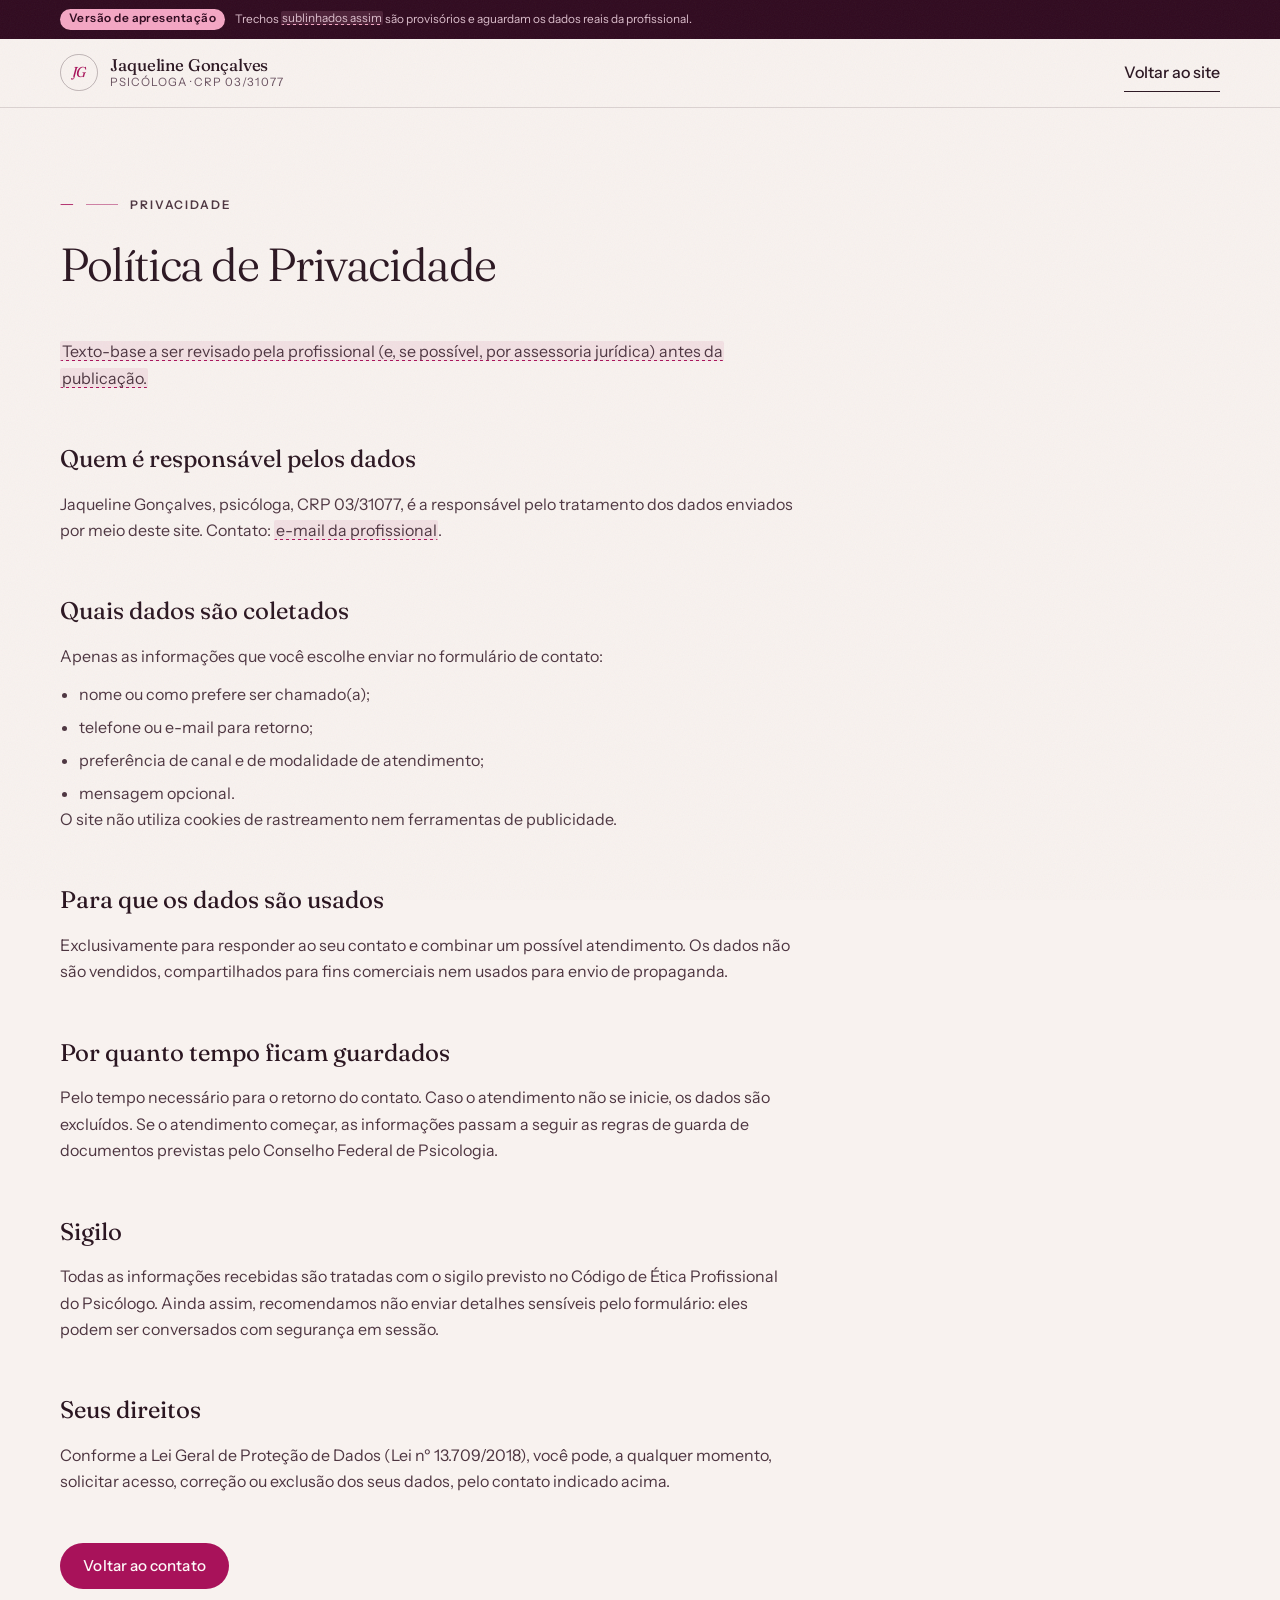
<file: politica-de-privacidade.html>
<!doctype html>
<html lang="pt-BR" data-preview="true">
<head>
  <meta charset="utf-8">
  <meta name="viewport" content="width=device-width, initial-scale=1">
  <script>document.documentElement.classList.add('js')</script>
  <!-- Arquivo GERADO por scripts/build.mjs a partir de content/*.json. Edite pelo painel /admin. -->
  <title>Política de Privacidade — Jaqueline Gonçalves, Psicóloga</title>
  <meta name="description" content="Como os dados enviados pelo formulário de contato são tratados, conforme a LGPD.">
  <link rel="canonical" href="https://www.seudominio.com.br/politica-de-privacidade.html">
  <meta name="theme-color" content="#4A0E2F">
  <meta name="robots" content="noindex">
  <link rel="icon" href="assets/img/favicon.svg" type="image/svg+xml">
  <link rel="preconnect" href="https://fonts.googleapis.com">
  <link rel="preconnect" href="https://fonts.gstatic.com" crossorigin>
  <link rel="stylesheet" href="https://fonts.googleapis.com/css2?family=Fraunces:ital,opsz,wght@0,9..144,300..600;1,9..144,300..600&family=Instrument+Sans:wght@400..600&display=swap">
  <link rel="stylesheet" href="assets/css/styles.css">
</head>
<body>
  <a class="skip-link" href="#conteudo">Pular para o conteúdo</a>
  <div class="preview-bar" role="note">
    <div class="container">
      <span class="preview-bar__tag">Versão de apresentação</span>
      Trechos <mark class="ph">sublinhados assim</mark> são provisórios e aguardam os dados reais da profissional.
    </div>
  </div>
  <header class="site-header is-scrolled">
    <div class="container header__inner">
      <a class="brand" href="index.html" aria-label="Jaqueline Gonçalves, psicóloga — voltar ao início">
        <span class="brand__mark" aria-hidden="true">JG</span>
        <span class="brand__text">
          <span class="brand__name">Jaqueline Gonçalves</span>
          <span class="brand__role">Psicóloga · CRP 03/31077</span>
        </span>
      </a>
      <a class="link-arrow" href="index.html">Voltar ao site</a>
    </div>
  </header>

  <main id="conteudo" class="page">
    <div class="container">
      <article class="page__inner">
        <p class="chapter"><span class="chapter__n">—</span>Privacidade</p>
        <h1>Política de Privacidade</h1>
        <p><mark class="ph">Texto-base a ser revisado pela profissional (e, se possível, por assessoria jurídica) antes da publicação.</mark></p>

        <h2>Quem é responsável pelos dados</h2>
        <p>Jaqueline Gonçalves, psicóloga, CRP 03/31077, é a responsável pelo tratamento dos dados enviados por meio deste site. Contato: <span class="ph">e-mail da profissional</span>.</p>

        <h2>Quais dados são coletados</h2>
        <p>Apenas as informações que você escolhe enviar no formulário de contato:</p>
        <ul>
          <li>nome ou como prefere ser chamado(a);</li>
          <li>telefone ou e-mail para retorno;</li>
          <li>preferência de canal e de modalidade de atendimento;</li>
          <li>mensagem opcional.</li>
        </ul>
        <p>O site não utiliza cookies de rastreamento nem ferramentas de publicidade.</p>

        <h2>Para que os dados são usados</h2>
        <p>Exclusivamente para responder ao seu contato e combinar um possível atendimento. Os dados não são vendidos, compartilhados para fins comerciais nem usados para envio de propaganda.</p>

        <h2>Por quanto tempo ficam guardados</h2>
        <p>Pelo tempo necessário para o retorno do contato. Caso o atendimento não se inicie, os dados são excluídos. Se o atendimento começar, as informações passam a seguir as regras de guarda de documentos previstas pelo Conselho Federal de Psicologia.</p>

        <h2>Sigilo</h2>
        <p>Todas as informações recebidas são tratadas com o sigilo previsto no Código de Ética Profissional do Psicólogo. Ainda assim, recomendamos não enviar detalhes sensíveis pelo formulário: eles podem ser conversados com segurança em sessão.</p>

        <h2>Seus direitos</h2>
        <p>Conforme a Lei Geral de Proteção de Dados (Lei nº 13.709/2018), você pode, a qualquer momento, solicitar acesso, correção ou exclusão dos seus dados, pelo contato indicado acima.</p>

        <p style="margin-top:3rem"><a class="btn btn--primary" href="index.html#contato">Voltar ao contato</a></p>
      </article>
    </div>
  </main>
</body>
</html>
</file>
<file: assets/css/styles.css>
/* ==========================================================================
   Nome Sobrenome — Psicóloga
   Design system "Linho & Pinho"
   Documentação completa: docs/02-design-system.md
   ========================================================================== */

/* ---------- 1. Tokens ---------- */
:root {
  /* Cor — base */
  --linen: #F8F2EF;        /* fundo principal */
  --paper: #FDF9F8;        /* cartões, superfícies elevadas */
  --sand: #F2E2E7;         /* seções de respiro */
  --sand-deep: #E6CCD5;    /* bordas fortes sobre areia */

  /* Cor — tinta e pinho (marca) */
  --ink: #2B1621;          /* texto principal (13.7:1 sobre linho) */
  --ink-soft: #4D3540;     /* texto secundário forte */
  --muted: #6A5260;        /* texto de apoio (≥5.3:1 sobre linho/papel) */
  --pine: #4A0E2F;         /* seções escuras */
  --pine-2: #5C1239;
  --pine-deep: #300A1F;    /* rodapé */

  /* Cor — acento */
  --clay: #A8125A;         /* acento e CTA sobre claro (5.3:1) */
  --clay-hover: #8A0E4A;
  --clay-soft: #F4A6C4;    /* acento sobre escuro (6.6:1) */

  /* Cor — sobre escuro */
  --on-dark: #FBEFF4;
  --on-dark-muted: #DDBFCD;

  /* Cor — utilitárias */
  --line: rgba(43, 22, 33, .14);
  --line-strong: rgba(43, 22, 33, .28);
  --line-dark: rgba(251, 239, 244, .16);
  --error: #A3321C;
  --success: #2F5D4B;

  /* Tipografia */
  --font-display: "Fraunces", "Iowan Old Style", "Palatino Linotype", Georgia, serif;
  --font-body: "Instrument Sans", system-ui, -apple-system, "Segoe UI", Roboto, sans-serif;

  --fs-display: clamp(2.35rem, 1.45rem + 3.4vw, 4.4rem);
  --fs-h1: clamp(1.85rem, 1.3rem + 2vw, 3.1rem);
  --fs-h2: clamp(1.8rem, 1.4rem + 1.6vw, 2.75rem);
  --fs-h3: clamp(1.15rem, 1.08rem + .3vw, 1.35rem);
  --fs-lead: clamp(1.05rem, 1rem + .2vw, 1.175rem);
  --fs-body: 1rem;
  --fs-small: .9rem;
  --fs-xs: .74rem;

  /* Espaço (base 4px) */
  --s-1: .25rem;  --s-2: .5rem;  --s-3: .75rem; --s-4: 1rem;
  --s-5: 1.5rem;  --s-6: 2rem;   --s-7: 3rem;   --s-8: 4rem;
  --s-9: 6rem;    --s-10: 8rem;
  --section: clamp(3.75rem, 2.6rem + 4.2vw, 6.75rem);
  --gutter: clamp(1.25rem, .6rem + 3vw, 2.5rem);
  --max: 1160px;
  --header-h: 4.25rem;

  /* Forma */
  --r-sm: 6px;
  --r-md: 14px;
  --r-lg: 28px;
  --r-pill: 999px;
  --r-signature: 4px 4px 4px clamp(4rem, 2.5rem + 5vw, 8rem); /* "curva de acolhimento" */

  /* Sombra (sempre tingida pelo pinho, nunca cinza puro) */
  --shadow-sm: 0 1px 2px rgba(74, 14, 47, .06), 0 2px 8px rgba(74, 14, 47, .05);
  --shadow-md: 0 2px 6px rgba(74, 14, 47, .06), 0 18px 40px -12px rgba(74, 14, 47, .18);
  --shadow-lg: 0 30px 80px -24px rgba(48, 10, 31, .35);

  /* Movimento */
  --ease: cubic-bezier(.2, .7, .1, 1);
  --ease-out: cubic-bezier(.16, 1, .3, 1);
  --t-fast: .2s;
  --t-med: .45s;
  --t-slow: .9s;

  interpolate-size: allow-keywords;
}

/* ---------- 2. Reset & base ---------- */
*, *::before, *::after { box-sizing: border-box; }
* { margin: 0; }
html {
  -webkit-text-size-adjust: 100%;
  scroll-behavior: smooth;
  scroll-padding-top: calc(var(--header-h) + 1rem);
}
body {
  min-height: 100vh;
  background: var(--linen);
  color: var(--ink);
  font-family: var(--font-body);
  font-size: var(--fs-body);
  line-height: 1.65;
  -webkit-font-smoothing: antialiased;
  -moz-osx-font-smoothing: grayscale;
  text-rendering: optimizeLegibility;
  overflow-x: clip;
}
/* Textura de papel muito sutil — estática, sem custo de repaint */
body::after {
  content: "";
  position: fixed;
  inset: 0;
  z-index: 100;
  pointer-events: none;
  opacity: .05;
  background-image: url("data:image/svg+xml,%3Csvg xmlns='http://www.w3.org/2000/svg' width='160' height='160'%3E%3Cfilter id='n'%3E%3CfeTurbulence type='fractalNoise' baseFrequency='.85' numOctaves='2' stitchTiles='stitch'/%3E%3C/filter%3E%3Crect width='100%25' height='100%25' filter='url(%23n)'/%3E%3C/svg%3E");
}
img, picture, svg, video { display: block; max-width: 100%; }
img { height: auto; }
input, button, textarea, select { font: inherit; color: inherit; }
button { cursor: pointer; background: none; border: 0; }
a { color: inherit; text-decoration-thickness: 1px; text-underline-offset: .2em; }
ul[class], ol[class] { list-style: none; padding: 0; }
h1, h2, h3, h4 { font-weight: inherit; text-wrap: balance; }
p { text-wrap: pretty; }
::selection { background: var(--clay); color: var(--paper); }

:focus-visible {
  outline: 2px solid var(--clay);
  outline-offset: 3px;
  border-radius: 4px;
}
.section--dark :focus-visible,
.site-footer :focus-visible,
.mobile-menu :focus-visible { outline-color: var(--clay-soft); }

.sr-only {
  position: absolute; width: 1px; height: 1px; padding: 0; margin: -1px;
  overflow: hidden; clip: rect(0 0 0 0); white-space: nowrap; border: 0;
}
.skip-link {
  position: absolute; left: var(--s-4); top: -100px; z-index: 200;
  padding: var(--s-3) var(--s-5); background: var(--ink); color: var(--paper);
  border-radius: var(--r-pill); text-decoration: none; font-weight: 500;
}
.skip-link:focus { top: var(--s-4); }

.icon { width: 1.25em; height: 1.25em; flex: none; }

/* ---------- 3. Layout ---------- */
.container {
  width: 100%;
  max-width: calc(var(--max) + var(--gutter) * 2);
  margin-inline: auto;
  padding-inline: var(--gutter);
}
.section { padding-block: var(--section); position: relative; }
.section--dark { background: var(--pine); color: var(--on-dark); }
.section--sand { background: var(--sand); }
.section--paper { background: var(--paper); }

/* ---------- 4. Tipografia ---------- */
.h2 {
  font-family: var(--font-display);
  font-size: var(--fs-h2);
  font-weight: 350;
  line-height: 1.04;
  letter-spacing: -.022em;
}
.h3 {
  font-family: var(--font-display);
  font-size: var(--fs-h3);
  font-weight: 420;
  line-height: 1.2;
  letter-spacing: -.01em;
}
.h2 em, .hero__title em, .manifesto__quote em, .contact__title em,
.footer__statement em, .contrast__title em, .seal__center em {
  font-style: italic;
  font-weight: 300;
  color: var(--clay);
}
.section--dark .h2 em, .manifesto__quote em, .contact__title em,
.footer__statement em { color: var(--clay-soft); }

.lead { font-size: var(--fs-lead); line-height: 1.55; color: var(--ink-soft); max-width: 40rem; }
.muted { color: var(--muted); }
.section--dark .muted { color: var(--on-dark-muted); }
.note { font-size: var(--fs-small); }

.eyebrow {
  display: inline-flex; align-items: center; gap: var(--s-3);
  font-size: var(--fs-xs); font-weight: 600;
  letter-spacing: .16em; text-transform: uppercase;
  color: var(--ink-soft);
}
.eyebrow__dot {
  width: .5rem; height: .5rem; border-radius: 50%;
  background: var(--clay);
  box-shadow: 0 0 0 4px rgba(168, 18, 90, .15);
}

/* Marcador de capítulo editorial: "01 — Apresentação" */
.chapter {
  display: flex; align-items: baseline; gap: var(--s-3);
  font-size: var(--fs-xs); font-weight: 600;
  letter-spacing: .16em; text-transform: uppercase;
  color: var(--muted);
  margin-bottom: var(--s-5);
}
.chapter__n {
  font-family: var(--font-display);
  font-style: italic; font-weight: 400;
  font-size: 1.05rem; letter-spacing: 0; text-transform: none;
  color: var(--clay);
}
.chapter__n::after {
  content: ""; display: inline-block; width: 2rem; height: 1px;
  background: currentColor; opacity: .5;
  vertical-align: middle; margin-left: var(--s-3);
}
.section--dark .chapter { color: var(--on-dark-muted); }
.section--dark .chapter__n { color: var(--clay-soft); }

/* ---------- 5. Conteúdo provisório (modo apresentação) ---------- */
[data-preview="true"] .ph {
  background: rgba(168, 18, 90, .08);
  background-image: linear-gradient(to right, var(--clay) 50%, transparent 50%);
  background-size: 6px 1px;
  background-repeat: repeat-x;
  background-position: 0 100%;
  border-radius: 2px;
  color: inherit;
  padding: 0 .1em;
  -webkit-box-decoration-break: clone;
  box-decoration-break: clone;
}
[data-preview="true"] .section--dark .ph,
[data-preview="true"] .site-footer .ph,
[data-preview="true"] .mobile-menu .ph,
[data-preview="true"] .preview-bar .ph {
  background-color: rgba(244, 166, 196, .14);
  background-image: linear-gradient(to right, var(--clay-soft) 50%, transparent 50%);
}
mark.ph { background: none; color: inherit; }
[data-preview="false"] .preview-bar { display: none; }

.preview-bar {
  background: var(--pine-deep);
  color: var(--on-dark-muted);
  font-size: var(--fs-xs);
  line-height: 1.5;
  padding-block: .55rem;
}
.preview-bar__tag {
  display: inline-block; margin-right: var(--s-2);
  padding: .1rem .55rem; border-radius: var(--r-pill);
  background: var(--clay-soft); color: var(--pine-deep);
  font-weight: 600; letter-spacing: .04em;
}

/* ---------- 6. Botões e links ---------- */
.btn {
  --btn-bg: var(--ink); --btn-fg: var(--paper); --btn-bd: transparent;
  display: inline-flex; align-items: center; justify-content: center; gap: .65rem;
  min-height: 2.9rem; padding: .65rem 1.4rem;
  border-radius: var(--r-pill);
  border: 1px solid var(--btn-bd);
  background: var(--btn-bg); color: var(--btn-fg);
  font-size: .95rem; font-weight: 500; letter-spacing: .005em; line-height: 1.2;
  text-decoration: none; text-align: center;
  transition: background var(--t-fast) ease, color var(--t-fast) ease,
              border-color var(--t-fast) ease, transform var(--t-fast) ease,
              box-shadow var(--t-med) var(--ease);
}
.btn .icon { transition: transform var(--t-med) var(--ease); }
.btn:hover > .icon:last-child { transform: translateX(4px); }
.btn:active { transform: translateY(1px); }

.btn--primary { --btn-bg: var(--clay); --btn-fg: var(--paper); }
.btn--primary:hover { --btn-bg: var(--clay-hover); box-shadow: 0 10px 24px -10px rgba(168, 18, 90, .55); }
.btn--light { --btn-bg: var(--on-dark); --btn-fg: var(--pine); }
.btn--light:hover { --btn-bg: #FFFFFF; }
.btn--ghost { --btn-bg: transparent; --btn-fg: var(--ink); --btn-bd: var(--line-strong); }
.btn--ghost:hover { --btn-bd: var(--ink); }
.btn--sm { min-height: 2.5rem; padding: .45rem 1.1rem; font-size: .875rem; }
.btn--block { width: 100%; }

.link-arrow {
  display: inline-flex; align-items: center; gap: .5rem;
  font-weight: 500; text-decoration: none;
  padding-block: .4rem;
  background: linear-gradient(currentColor, currentColor) 0 100% / 100% 1px no-repeat;
  transition: background-size var(--t-med) var(--ease), color var(--t-fast);
}
.link-arrow:hover { color: var(--clay); background-size: 40% 1px; }

/* ---------- 7. Header ---------- */
.site-header {
  position: sticky; top: 0; z-index: 50;
  height: var(--header-h);
  transition: background var(--t-med) ease, box-shadow var(--t-med) ease, backdrop-filter var(--t-med);
}
.site-header.is-scrolled {
  background: rgba(248, 242, 239, .96);
  -webkit-backdrop-filter: blur(14px) saturate(1.2);
  backdrop-filter: blur(14px) saturate(1.2);
  box-shadow: 0 1px 0 var(--line);
}
.header__inner {
  height: 100%;
  display: flex; align-items: center; gap: var(--s-6);
}
.brand { display: flex; align-items: center; gap: .8rem; text-decoration: none; margin-right: auto; }
.brand__mark {
  display: grid; place-items: center;
  width: 2.35rem; height: 2.35rem; border-radius: 50%;
  border: 1px solid var(--line-strong);
  font-family: var(--font-display); font-style: italic; font-size: .9rem; letter-spacing: -.02em;
  color: var(--clay);
}
.brand__text { display: flex; flex-direction: column; line-height: 1.15; }
.brand__name { font-family: var(--font-display); font-size: 1.05rem; font-weight: 450; letter-spacing: -.01em; }
.brand__role { font-size: .72rem; letter-spacing: .08em; text-transform: uppercase; color: var(--muted); }

.nav__list { display: flex; gap: var(--s-6); }
.nav__list a {
  position: relative; display: inline-block; padding-block: .4rem;
  font-size: var(--fs-small); text-decoration: none; color: var(--ink-soft);
  transition: color var(--t-fast);
}
.nav__list a::after {
  content: ""; position: absolute; left: 0; right: 0; bottom: 0; height: 1px;
  background: currentColor; transform: scaleX(0); transform-origin: right;
  transition: transform var(--t-med) var(--ease);
}
.nav__list a:hover, .nav__list a.is-active { color: var(--ink); }
.nav__list a:hover::after, .nav__list a.is-active::after { transform: scaleX(1); transform-origin: left; }

.menu-toggle {
  display: none; align-items: center; gap: .65rem;
  min-height: 2.75rem; padding: 0 .35rem 0 1rem;
  border: 1px solid var(--line-strong); border-radius: var(--r-pill);
  font-size: .875rem; font-weight: 500;
}
.menu-toggle__bars {
  display: grid; gap: 5px; place-content: center;
  width: 2.1rem; height: 2.1rem; border-radius: 50%; background: var(--ink);
}
.menu-toggle__bars span { display: block; width: 14px; height: 1.5px; background: var(--paper); }

@media (max-width: 960px) {
  .nav, .header__cta { display: none; }
  .menu-toggle { display: inline-flex; }
}
@media (max-width: 420px) {
  .brand__role { display: none; }
  .brand__mark { width: 2.3rem; height: 2.3rem; }
}

/* ---------- 8. Menu móvel (dialog nativo: foco preso + Esc grátis) ---------- */
.mobile-menu {
  width: 100%; max-width: none; height: 100dvh; max-height: none;
  margin: 0; padding: var(--s-5) var(--gutter) calc(var(--s-6) + env(safe-area-inset-bottom));
  border: 0; background: var(--pine); color: var(--on-dark);
  display: none; flex-direction: column;
  opacity: 0; transform: translateY(-12px);
  transition: opacity var(--t-med) var(--ease), transform var(--t-med) var(--ease),
              overlay var(--t-med) allow-discrete, display var(--t-med) allow-discrete;
}
.mobile-menu[open] { display: flex; opacity: 1; transform: none; }
@starting-style { .mobile-menu[open] { opacity: 0; transform: translateY(-12px); } }
.mobile-menu::backdrop { background: rgba(48, 10, 31, .4); }
.mobile-menu__top { display: flex; align-items: center; justify-content: space-between; min-height: 2.75rem; }
.mobile-menu__close {
  min-height: 2.75rem; padding: 0 1.1rem;
  border: 1px solid var(--line-dark); border-radius: var(--r-pill);
  font-size: .875rem; font-weight: 500;
}
.mobile-menu nav { margin-block: auto; padding-block: var(--s-6); }
.mobile-menu__list a {
  display: flex; align-items: baseline; gap: var(--s-4);
  padding-block: .4rem; text-decoration: none;
  font-family: var(--font-display); font-size: clamp(1.7rem, 6.5vw, 2.5rem); font-weight: 350;
  letter-spacing: -.02em; line-height: 1.15;
}
.mobile-menu__list a span {
  font-size: .85rem; font-style: italic; color: var(--clay-soft); min-width: 1.6rem;
}
.mobile-menu__foot p { margin-top: var(--s-4); font-size: var(--fs-xs); color: var(--on-dark-muted); text-align: center; letter-spacing: .04em; }

/* ---------- 9. Molduras fotográficas ---------- */
.frame {
  position: relative; overflow: hidden;
  border-radius: var(--r-signature);
  background: var(--pine-2);
}
.frame img, .frame picture { width: 100%; height: 100%; object-fit: cover; }
.frame__ph {
  position: absolute; inset: 0;
  display: flex; flex-direction: column; justify-content: flex-end; gap: .25rem;
  padding: var(--s-6);
  color: var(--on-dark);
  background:
    radial-gradient(120% 80% at 78% 18%, rgba(244, 166, 196, .32), transparent 60%),
    radial-gradient(90% 70% at 10% 100%, rgba(48, 10, 31, .55), transparent 70%),
    linear-gradient(160deg, #7A1A4E, #4A0E2F 70%);
}
.frame__ph--light {
  color: var(--ink);
  background:
    radial-gradient(110% 70% at 85% 10%, rgba(255, 255, 255, .7), transparent 60%),
    linear-gradient(170deg, #EEDDE2, #DDBAC6);
}
.frame__ph--sand {
  color: var(--ink);
  background: linear-gradient(150deg, #EBCBD8, #D89CB5);
}
.frame--hero .frame__ph, .frame--about .frame__ph { justify-content: flex-start; }
.frame__ph-mono {
  position: absolute; right: .12em; bottom: -.12em;
  font-family: var(--font-display); font-style: italic; font-weight: 300;
  font-size: clamp(8rem, 5.5rem + 6vw, 12rem); line-height: 1;
  color: rgba(251, 239, 244, .09);
  user-select: none;
}
.frame__ph-label { font-family: var(--font-display); font-size: 1.15rem; font-weight: 400; position: relative; }
.frame__ph-spec { font-size: var(--fs-xs); letter-spacing: .08em; text-transform: uppercase; opacity: .75; position: relative; }

/* ---------- 10. Hero ---------- */
.hero { padding-top: clamp(1.25rem, .75rem + 2vw, 2.75rem); padding-bottom: clamp(2.5rem, 1.5rem + 3vw, 4rem); }
.hero__grid {
  display: grid;
  grid-template-columns: minmax(0, 7fr) minmax(0, 5fr);
  gap: clamp(2rem, 1rem + 4vw, 4.5rem);
  align-items: center;
}
.hero__copy { padding-bottom: 0; }
.hero__eyebrow { margin-bottom: clamp(1.25rem, 1rem + 1vw, 1.75rem); }
.hero__title {
  font-family: var(--font-display);
  font-size: var(--fs-display);
  font-weight: 330;
  line-height: .98;
  letter-spacing: -.035em;
  text-wrap: initial;
}
.hero__title .line { display: block; overflow: hidden; padding-bottom: .1em; margin-bottom: -.1em; }
.hero__title .line > span { display: inline-block; }
.hero__lead {
  margin-top: clamp(1.25rem, 1rem + 1vw, 1.75rem);
  max-width: 32rem;
  font-size: var(--fs-lead); line-height: 1.55; color: var(--ink-soft);
}
.hero__lead strong { font-weight: 600; color: var(--ink); }
.hero__actions {
  display: flex; flex-wrap: wrap; align-items: center; gap: var(--s-4) var(--s-6);
  margin-top: clamp(1.5rem, 1.25rem + 1vw, 2.25rem);
}

.hero__media { position: relative; width: 100%; max-width: 25rem; justify-self: end; }
.frame--hero { aspect-ratio: 4 / 5; box-shadow: var(--shadow-lg); }
.hero__media::before {
  content: ""; position: absolute; inset: 0;
  border: 1px solid var(--clay); border-radius: var(--r-signature);
  transform: translate(clamp(.75rem, 1.5vw, 1.5rem), calc(clamp(.75rem, 1.5vw, 1.5rem) * -1));
  opacity: .45;
  pointer-events: none;
}
.hero__caption {
  display: flex; justify-content: space-between; gap: var(--s-4);
  margin-top: var(--s-4);
  font-size: var(--fs-xs); letter-spacing: .08em; text-transform: uppercase; color: var(--muted);
}
.hero__caption span:first-child { font-family: var(--font-display); font-style: italic; font-size: .95rem; text-transform: none; letter-spacing: 0; color: var(--ink); }

/* Selo circular */
.seal {
  position: absolute; left: clamp(-3.5rem, -3vw, -1rem); bottom: 14%;
  width: clamp(6rem, 4.5rem + 3vw, 7.75rem); aspect-ratio: 1;
  display: grid; place-items: center;
  border-radius: 50%;
  background: var(--linen);
  box-shadow: var(--shadow-md);
}
.seal__spin { position: absolute; inset: 0; animation: spin 48s linear infinite; }
.seal__ring { width: 100%; height: 100%; will-change: transform; }
.seal__ring text { font-family: var(--font-body); font-size: 14.5px; font-weight: 500; letter-spacing: .14em; text-transform: uppercase; fill: var(--ink-soft); }
.seal__center {
  font-family: var(--font-display); font-size: clamp(.85rem, .7rem + .45vw, 1.05rem); line-height: 1.05;
  text-align: center; color: var(--ink);
}
@keyframes spin { to { transform: rotate(360deg); } }

/* Faixa de fatos */
.facts {
  display: grid; grid-template-columns: repeat(4, 1fr);
  margin-top: clamp(2.5rem, 1.5rem + 3vw, 4rem);
  border-top: 1px solid var(--line-strong);
}
.facts li { padding: var(--s-4) var(--s-5) 0 0; display: flex; flex-direction: column; gap: .3rem; }
.facts li + li { padding-left: var(--s-5); border-left: 1px solid var(--line); }
.facts__k { font-size: var(--fs-xs); font-weight: 600; letter-spacing: .14em; text-transform: uppercase; color: var(--muted); }
.facts__v { font-family: var(--font-display); font-size: 1.025rem; line-height: 1.3; }

@media (max-width: 900px) {
  .hero__grid { grid-template-columns: 1fr; gap: var(--s-7); }
  .hero__copy { padding-bottom: 0; }
  .hero__media { max-width: 30rem; width: 100%; margin-inline: auto; padding-right: var(--s-4); }
  .seal { left: -.5rem; bottom: 12%; }
  .facts { grid-template-columns: repeat(2, 1fr); }
  .facts li:nth-child(3) { border-left: 0; padding-left: 0; }
  .facts li:nth-child(n+3) { border-top: 1px solid var(--line); margin-top: var(--s-5); }
}
@media (max-width: 560px) {
  .hero__actions { flex-direction: column; align-items: stretch; }
  .hero__actions .link-arrow { align-self: center; }
  .hero__media { padding-right: var(--s-3); }
}

/* ---------- 11. Apresentação (manifesto) ---------- */
.manifesto__grid {
  display: grid; grid-template-columns: repeat(12, minmax(0, 1fr));
  column-gap: var(--s-6); row-gap: var(--s-6);
}
.manifesto .chapter { grid-column: 1 / -1; margin-bottom: 0; }
.manifesto__quote {
  grid-column: 2 / -1;
  font-family: var(--font-display);
  font-size: var(--fs-h1); font-weight: 320;
  line-height: 1.1; letter-spacing: -.025em;
}
.manifesto__body {
  grid-column: 6 / 12;
  display: grid; gap: var(--s-5);
  font-size: var(--fs-lead); line-height: 1.6; color: var(--on-dark-muted);
}
.marginalia {
  grid-column: 2 / 5; grid-row: 3;
  align-self: start;
  font-family: var(--font-display); font-style: italic; font-size: 1rem; line-height: 1.45;
  color: var(--on-dark);
}
.marginalia__rule { display: block; width: 3rem; height: 1px; background: var(--clay-soft); margin-bottom: var(--s-4); }

@media (max-width: 900px) {
  .manifesto__quote, .manifesto__body, .marginalia { grid-column: 1 / -1; grid-row: auto; }
}

/* ---------- 12. Sobre ---------- */
.about__grid {
  display: grid; grid-template-columns: minmax(0, 5fr) minmax(0, 6fr);
  gap: clamp(2.5rem, 1.5rem + 4vw, 5rem); align-items: start;
}
.about__media { position: relative; max-width: 26rem; padding-bottom: clamp(2.5rem, 5vw, 4rem); }
.frame--about { aspect-ratio: 3 / 4; }
.frame--detail {
  position: absolute; right: clamp(-2rem, -2vw, -.5rem); bottom: 0;
  width: 46%; aspect-ratio: 1;
  border-radius: var(--r-md);
  outline: 8px solid var(--linen);
  box-shadow: var(--shadow-md);
}
.frame--detail .frame__ph { padding: var(--s-4); }
.frame--detail .frame__ph-label { font-size: 1rem; }
.prose { display: grid; gap: var(--s-5); max-width: 38rem; margin-top: var(--s-6); color: var(--ink-soft); }
.dropcap::first-letter {
  float: left; margin: .08em .12em 0 0;
  font-family: var(--font-display); font-weight: 300; font-size: 4.4em; line-height: .8;
  color: var(--clay);
}
.pullquote {
  margin-block: var(--s-6);
  padding-left: var(--s-5); border-left: 1px solid var(--clay);
  font-family: var(--font-display); font-style: italic; font-weight: 300;
  font-size: clamp(1.15rem, 1.05rem + .45vw, 1.4rem); line-height: 1.4;
}
.kv { display: grid; grid-template-columns: repeat(2, minmax(0, 1fr)); border-top: 1px solid var(--line-strong); }
.kv > div { padding: var(--s-4) var(--s-4) var(--s-4) 0; border-bottom: 1px solid var(--line); }
.kv > div:nth-child(even) { padding-left: var(--s-4); border-left: 1px solid var(--line); }
.kv dt { font-size: var(--fs-xs); font-weight: 600; letter-spacing: .14em; text-transform: uppercase; color: var(--muted); }
.kv dd { margin-top: .2rem; font-family: var(--font-display); font-size: 1rem; line-height: 1.35; }

@media (max-width: 900px) {
  .about__grid { grid-template-columns: 1fr; }
  .about__media { max-width: 30rem; }
  .about__copy { order: -1; }
}
@media (max-width: 480px) {
  .kv { grid-template-columns: 1fr; }
  .kv > div:nth-child(even) { padding-left: 0; border-left: 0; }
}

/* ---------- 13. Abordagem ---------- */
.section-head { display: grid; gap: var(--s-4); margin-bottom: clamp(2.25rem, 1.5rem + 2.5vw, 3.75rem); }
.section-head .chapter { margin-bottom: 0; }
.section-head .lead { margin-top: var(--s-2); }
.section--sand .lead { color: var(--ink-soft); }
.section-head--split { grid-template-columns: minmax(0, 1fr) minmax(0, 1fr); align-items: end; column-gap: var(--s-8); }
.section-head--split > div { display: grid; gap: var(--s-5); }

.pillars { display: grid; grid-template-columns: repeat(3, minmax(0, 1fr)); gap: var(--s-6); }
.pillar { padding-top: var(--s-5); border-top: 1px solid var(--ink); display: grid; gap: var(--s-3); align-content: start; }
.pillar__n { font-family: var(--font-display); font-style: italic; font-size: 1.4rem; color: var(--clay); }
.pillar p { color: var(--ink-soft); }

.contrast {
  display: grid; grid-template-columns: repeat(2, minmax(0, 1fr));
  margin-top: clamp(2.5rem, 1.75rem + 2.5vw, 4rem);
  border-radius: var(--r-lg); overflow: hidden;
  background: var(--paper); box-shadow: var(--shadow-sm);
}
.contrast__col { padding: clamp(1.5rem, 1rem + 2vw, 2.5rem); }
.contrast__col--muted { background: rgba(253, 249, 248, .45); border-left: 1px solid var(--line); }
.contrast__title { font-family: var(--font-display); font-size: var(--fs-h3); font-weight: 400; margin-bottom: var(--s-5); }
.contrast__col--muted .contrast__title em { color: var(--ink-soft); }
.contrast__list { display: grid; gap: var(--s-4); }
.contrast__list li { display: grid; grid-template-columns: auto 1fr; gap: var(--s-3); align-items: start; color: var(--ink-soft); }
.contrast__list .icon { margin-top: .15rem; color: var(--clay); }
.contrast__col--muted .icon { color: var(--muted); }

@media (max-width: 900px) {
  .pillars { grid-template-columns: 1fr; gap: var(--s-6); }
  .section-head--split { grid-template-columns: 1fr; }
}
@media (max-width: 700px) {
  .contrast { grid-template-columns: 1fr; }
  .contrast__col--muted { border-left: 0; border-top: 1px solid var(--line); }
}

/* ---------- 14. Temas ---------- */
.themes__grid { display: grid; grid-template-columns: minmax(0, 5fr) minmax(0, 7fr); gap: clamp(2rem, 1rem + 4vw, 5rem); align-items: start; }
.themes__head { display: grid; gap: var(--s-5); position: sticky; top: calc(var(--header-h) + 2rem); }
.themes__head .chapter { margin-bottom: 0; }
.themes__list { border-bottom: 1px solid var(--line-strong); }
.themes__list li {
  display: grid; grid-template-columns: 3rem 1fr; gap: var(--s-4);
  padding-block: clamp(1rem, .85rem + .6vw, 1.4rem);
  border-top: 1px solid var(--line-strong);
}
.themes__n { font-family: var(--font-display); font-style: italic; font-size: .9rem; color: var(--clay); padding-top: .3rem; }
.themes__list h3 {
  font-family: var(--font-display); font-weight: 380;
  font-size: clamp(1.2rem, 1.08rem + .5vw, 1.5rem); line-height: 1.15; letter-spacing: -.015em;
  transition: transform var(--t-med) var(--ease), color var(--t-fast);
}
.themes__list p { margin-top: .35rem; color: var(--muted); }
@media (hover: hover) {
  .themes__list li:hover h3 { transform: translateX(.5rem); color: var(--clay); }
}
@media (max-width: 900px) {
  .themes__grid { grid-template-columns: 1fr; }
  .themes__head { position: static; }
}

/* ---------- 15. Atendimento ---------- */
.modes { display: grid; grid-template-columns: repeat(2, minmax(0, 1fr)); gap: var(--s-5); }
.modes > .mode:only-child { grid-column: 1 / -1; }
.modes > .mode:only-child p { max-width: 44rem; }
.mode {
  display: flex; flex-direction: column; gap: var(--s-4);
  padding: clamp(1.5rem, 1rem + 2vw, 2.5rem);
  border-radius: var(--r-lg);
  background: var(--linen);
  border: 1px solid var(--line);
  transition: transform var(--t-med) var(--ease), box-shadow var(--t-med) var(--ease);
}
.mode p { color: var(--ink-soft); max-width: 32rem; }
.mode--dark { background: var(--pine); color: var(--on-dark); border-color: transparent; }
.mode--dark p, .mode--dark .mode__meta li { color: var(--on-dark-muted); }
.mode__icon {
  display: grid; place-items: center; width: 2.75rem; height: 2.75rem; margin-bottom: var(--s-2);
  border-radius: 50%; border: 1px solid var(--line-strong); color: var(--clay);
}
.mode--dark .mode__icon { border-color: var(--line-dark); color: var(--clay-soft); }
.mode__tag { font-size: var(--fs-xs) !important; font-weight: 600; letter-spacing: .14em; text-transform: uppercase; }
.mode__title { font-family: var(--font-display); font-weight: 340; font-size: clamp(1.75rem, 1.45rem + 1vw, 2.25rem); line-height: 1; letter-spacing: -.025em; }
.mode__meta { margin-top: auto; padding-top: var(--s-5); display: grid; }
.mode__meta li { padding-block: .8rem; border-top: 1px solid var(--line); font-size: var(--fs-small); color: var(--muted); }
.mode--dark .mode__meta li { border-color: var(--line-dark); }
@media (hover: hover) {
  .mode:hover { transform: translateY(-4px); box-shadow: var(--shadow-md); }
}

.specs {
  display: grid; grid-template-columns: repeat(4, minmax(0, 1fr));
  margin-top: clamp(2rem, 1.5rem + 1.5vw, 3rem);
  border-block: 1px solid var(--line-strong);
}
.specs li { padding: var(--s-5) var(--s-5) var(--s-5) 0; display: grid; gap: .3rem; align-content: start; }
.specs li + li { padding-left: var(--s-5); border-left: 1px solid var(--line); }
.specs__k { font-size: var(--fs-xs); font-weight: 600; letter-spacing: .14em; text-transform: uppercase; color: var(--muted); }
.specs__v { font-size: var(--fs-small); color: var(--ink-soft); }
@media (max-width: 900px) {
  .modes { grid-template-columns: 1fr; }
  .specs { grid-template-columns: repeat(2, minmax(0, 1fr)); }
  .specs li:nth-child(3) { border-left: 0; padding-left: 0; }
  .specs li:nth-child(n+3) { border-top: 1px solid var(--line); }
}

/* ---------- 16. Como funciona ---------- */
.process__grid { display: grid; grid-template-columns: minmax(0, 5fr) minmax(0, 7fr); gap: clamp(2rem, 1rem + 4vw, 5rem); align-items: start; }
.process__head { display: grid; gap: var(--s-5); justify-items: start; position: sticky; top: calc(var(--header-h) + 2rem); }
.process__head .chapter { margin-bottom: 0; }
.process__cta { margin-top: var(--s-3); }

.steps { position: relative; --p: 0; }
.steps__track {
  position: absolute; left: 1.2rem; top: 1.2rem; bottom: 1.2rem; width: 1px;
  background: var(--line-strong);
}
.steps__fill {
  position: absolute; inset: 0; background: var(--clay);
  transform-origin: top; transform: scaleY(var(--p));
}
.step { position: relative; padding: 0 0 clamp(1.75rem, 1.5rem + 1vw, 2.5rem) 3.75rem; display: grid; gap: var(--s-2); }
.step:last-child { padding-bottom: 0; }
.step__n {
  position: absolute; left: 0; top: 0;
  display: grid; place-items: center; width: 2.4rem; height: 2.4rem;
  border-radius: 50%; border: 1px solid var(--line-strong);
  background: var(--linen);
  font-family: var(--font-display); font-style: italic; font-size: .85rem;
  transition: background var(--t-med) var(--ease), color var(--t-med), border-color var(--t-med);
}
.step.is-active .step__n { background: var(--clay); border-color: var(--clay); color: var(--paper); }
.step .h3 { padding-top: .4rem; }
.step p { color: var(--ink-soft); max-width: 34rem; }
@media (max-width: 900px) {
  .process__grid { grid-template-columns: 1fr; }
  .process__head { position: static; }
  .process__cta { display: none; }
}

/* ---------- 17. Formação ---------- */
.credentials__grid { display: grid; grid-template-columns: minmax(0, 5fr) minmax(0, 7fr); gap: clamp(2rem, 1rem + 4vw, 5rem); align-items: start; }
.credentials header { display: grid; gap: var(--s-5); }
.credentials header .chapter { margin-bottom: 0; }
.crp-card {
  display: grid; grid-template-columns: auto 1fr; gap: var(--s-4);
  margin-top: var(--s-2); padding: var(--s-5);
  border: 1px solid var(--line-dark); border-radius: var(--r-lg);
  background: rgba(251, 239, 244, .04);
}
.crp-card__icon { width: 1.75rem; height: 1.75rem; color: var(--clay-soft); }
.crp-card__k { font-size: var(--fs-xs); font-weight: 600; letter-spacing: .14em; text-transform: uppercase; color: var(--on-dark-muted); }
.crp-card__v { font-family: var(--font-display); font-size: 1.4rem; line-height: 1.2; margin-top: .2rem; }
.crp-card__links { display: grid; gap: .35rem; margin-top: var(--s-4); }
.crp-card__links a { display: inline-flex; align-items: center; gap: .4rem; font-size: var(--fs-small); color: var(--on-dark); padding-block: .2rem; }
.crp-card__links a:hover { color: var(--clay-soft); }
.crp-card__links .icon { width: 1rem; height: 1rem; }

.ledger { border-bottom: 1px solid var(--line-dark); }
.ledger__row {
  display: grid; grid-template-columns: 5.5rem 1fr; gap: var(--s-5);
  padding-block: clamp(1.1rem, .9rem + .6vw, 1.5rem);
  border-top: 1px solid var(--line-dark);
}
.ledger__year { font-family: var(--font-display); font-style: italic; font-size: 1.05rem; color: var(--clay-soft); padding-top: .2rem; justify-self: start; height: fit-content; }
.ledger__title { font-family: var(--font-display); font-size: clamp(1.1rem, 1.02rem + .35vw, 1.3rem); font-weight: 380; line-height: 1.25; }
.ledger__place { margin-top: .3rem; color: var(--on-dark-muted); font-size: var(--fs-small); }
@media (max-width: 900px) { .credentials__grid { grid-template-columns: 1fr; } }
@media (max-width: 480px) { .ledger__row { grid-template-columns: 1fr; gap: var(--s-2); } }

/* ---------- 18. Dúvidas (accordion) ---------- */
.faq__grid { display: grid; grid-template-columns: minmax(0, 4fr) minmax(0, 8fr); gap: clamp(2rem, 1rem + 4vw, 5rem); align-items: start; }
.faq__head { display: grid; gap: var(--s-5); position: sticky; top: calc(var(--header-h) + 2rem); }
.faq__head .chapter { margin-bottom: 0; }
.faq__head a { color: var(--clay); }

.accordion { border-bottom: 1px solid var(--line-strong); }
.accordion details { border-top: 1px solid var(--line-strong); }
.accordion summary {
  display: flex; align-items: center; justify-content: space-between; gap: var(--s-5);
  padding-block: clamp(1rem, .85rem + .5vw, 1.3rem);
  cursor: pointer; list-style: none;
  font-family: var(--font-display); font-size: clamp(1.05rem, 1rem + .3vw, 1.25rem); font-weight: 400;
  line-height: 1.3; letter-spacing: -.01em;
  transition: color var(--t-fast);
}
.accordion summary::-webkit-details-marker { display: none; }
.accordion summary:hover { color: var(--clay); }
.accordion__icon {
  position: relative; flex: none; width: 2.2rem; height: 2.2rem;
  border-radius: 50%; border: 1px solid var(--line-strong);
  transition: background var(--t-med) var(--ease), border-color var(--t-med);
}
.accordion__icon::before, .accordion__icon::after {
  content: ""; position: absolute; left: 50%; top: 50%;
  width: 12px; height: 1.5px; background: currentColor;
  transform: translate(-50%, -50%);
  transition: transform var(--t-med) var(--ease);
}
.accordion__icon::after { transform: translate(-50%, -50%) rotate(90deg); }
details[open] .accordion__icon { background: var(--ink); border-color: var(--ink); color: var(--paper); }
details[open] .accordion__icon::after { transform: translate(-50%, -50%) rotate(0deg); }
.accordion details::details-content {
  block-size: 0; overflow: hidden;
  transition: block-size var(--t-med) var(--ease), content-visibility var(--t-med) allow-discrete;
}
.accordion details[open]::details-content { block-size: auto; }
.accordion__body { padding-bottom: var(--s-6); padding-right: 3.5rem; max-width: 46rem; color: var(--ink-soft); }
.accordion__body a { color: var(--clay); }
@media (max-width: 900px) {
  .faq__grid { grid-template-columns: 1fr; }
  .faq__head { position: static; }
  .accordion__body { padding-right: 0; }
}

/* ---------- 19. Contato ---------- */
.contact { background: var(--pine); overflow: hidden; }
.contact::before {
  content: ""; position: absolute; right: -20vw; top: -30vw;
  width: 70vw; aspect-ratio: 1; border-radius: 50%;
  background: radial-gradient(closest-side, rgba(244, 166, 196, .12), transparent);
  pointer-events: none;
}
.contact__grid { display: grid; grid-template-columns: minmax(0, 1fr) minmax(0, 1fr); gap: clamp(2rem, 1rem + 4vw, 4.5rem); align-items: start; position: relative; }
.contact__title {
  font-family: var(--font-display); font-size: var(--fs-h1); font-weight: 320;
  line-height: 1.04; letter-spacing: -.03em;
}
.contact__lead { margin-top: var(--s-5); font-size: var(--fs-lead); color: var(--on-dark-muted); max-width: 30rem; }
.contact__wa { margin-top: var(--s-5); }

.channels { margin-top: var(--s-6); border-bottom: 1px solid var(--line-dark); }
.channels li {
  display: grid; grid-template-columns: 1.25rem 6.5rem minmax(0, 1fr); gap: var(--s-4); align-items: center;
  padding-block: .8rem; border-top: 1px solid var(--line-dark);
  font-size: var(--fs-small);
}
.channels .icon { color: var(--clay-soft); width: 1.15rem; height: 1.15rem; }
.channels__k { color: var(--on-dark-muted); font-size: var(--fs-xs); font-weight: 600; letter-spacing: .12em; text-transform: uppercase; }
.channels__v { overflow-wrap: anywhere; }
.channels__v a { color: var(--on-dark); }
.channels__v a:hover { color: var(--clay-soft); }

.form-card {
  background: var(--paper); color: var(--ink);
  border-radius: var(--r-lg);
  padding: clamp(1.4rem, 1rem + 1.5vw, 2.25rem);
  box-shadow: var(--shadow-lg);
}
.form-card__title { font-family: var(--font-display); font-size: 1.4rem; font-weight: 400; letter-spacing: -.015em; }
.form-card__hint { margin-top: .25rem; color: var(--muted); font-size: var(--fs-small); }
.form { display: grid; gap: 1.15rem; margin-top: var(--s-5); }
.field { display: grid; gap: .45rem; border: 0; padding: 0; min-width: 0; }
.field > label, .field legend { font-size: var(--fs-small); font-weight: 500; color: var(--ink); padding: 0; }
.field legend { margin-bottom: .45rem; }
.field__opt { font-weight: 400; color: var(--muted); }
.field input[type="text"], .field textarea {
  width: 100%; min-height: 2.9rem; padding: .65rem .9rem;
  border: 1px solid var(--line-strong); border-radius: 12px;
  background: var(--linen);
  font-size: 1rem; line-height: 1.4;
  transition: border-color var(--t-fast), box-shadow var(--t-fast), background var(--t-fast);
}
.field textarea { resize: vertical; min-height: 6rem; }
.field input[type="text"]:hover, .field textarea:hover { border-color: var(--ink-soft); }
.field input[type="text"]:focus, .field textarea:focus {
  outline: none; border-color: var(--clay); background: #fff;
  box-shadow: 0 0 0 4px rgba(168, 18, 90, .16);
}
.field.is-invalid input { border-color: var(--error); }
.field__error { font-size: .85rem; color: var(--error); min-height: 0; }
.field__error:empty { display: none; }
.field__hint { font-size: .85rem; color: var(--muted); }

.chips { display: flex; flex-wrap: wrap; gap: .5rem; }
.chip { position: relative; cursor: pointer; }
.chip input { position: absolute; opacity: 0; inset: 0; margin: 0; cursor: pointer; }
.chip span {
  display: inline-flex; align-items: center; min-height: 2.5rem; padding: 0 1rem;
  border: 1px solid var(--line-strong); border-radius: var(--r-pill);
  font-size: var(--fs-small);
  transition: background var(--t-fast), color var(--t-fast), border-color var(--t-fast);
}
.chip:hover span { border-color: var(--ink-soft); }
.chip input:checked + span { background: var(--pine); border-color: var(--pine); color: var(--on-dark); }
.chip input:focus-visible + span { outline: 2px solid var(--clay); outline-offset: 3px; }

.field--check { grid-template-columns: auto 1fr; column-gap: .75rem; align-items: start; }
.field--check input { width: 1.2rem; height: 1.2rem; margin-top: .2rem; accent-color: var(--clay); }
.field--check label { font-size: .875rem; font-weight: 400; color: var(--ink-soft); line-height: 1.5; }
.field--check label a { color: var(--clay); }
.field--check .field__error { grid-column: 2; }

.hp { position: absolute; left: -9999px; width: 1px; height: 1px; overflow: hidden; }
.form__status { font-size: var(--fs-small); text-align: center; }
.form__status:empty { display: none; }
.form__status.is-success { color: var(--success); }
.form__status.is-error { color: var(--error); }

.emergency {
  margin-top: clamp(2.5rem, 1.75rem + 2vw, 3.5rem);
  padding: var(--s-4) var(--s-5);
  border: 1px solid var(--line-dark); border-radius: var(--r-md);
  font-size: var(--fs-small); color: var(--on-dark-muted);
}
.emergency strong { color: var(--on-dark); font-weight: 600; }

@media (max-width: 900px) {
  .contact__grid { grid-template-columns: 1fr; }
}
@media (max-width: 480px) {
  .channels li { grid-template-columns: 1.25rem 1fr; row-gap: .15rem; }
  .channels__v { grid-column: 2; }
  .contact__wa { width: 100%; }
}

/* ---------- 20. Rodapé ---------- */
.site-footer { background: var(--pine-deep); color: var(--on-dark); padding-block: clamp(3rem, 2.25rem + 3vw, 5rem) var(--s-5); }
.footer__top {
  display: flex; flex-wrap: wrap; align-items: end; justify-content: space-between; gap: var(--s-5);
  padding-bottom: clamp(2.25rem, 1.75rem + 2vw, 3.5rem); border-bottom: 1px solid var(--line-dark);
}
.footer__statement {
  max-width: 36rem;
  font-family: var(--font-display); font-size: clamp(1.6rem, 1.25rem + 1.4vw, 2.5rem); font-weight: 320;
  line-height: 1.05; letter-spacing: -.028em;
}
.footer__grid {
  display: grid; grid-template-columns: 1.4fr repeat(3, 1fr); gap: var(--s-6);
  padding-block: var(--s-6);
}
.footer__name { font-family: var(--font-display); font-size: 1.25rem; }
.footer__k { font-size: var(--fs-xs); font-weight: 600; letter-spacing: .14em; text-transform: uppercase; color: var(--on-dark-muted); margin-bottom: var(--s-4); }
.footer__muted { color: var(--on-dark-muted); font-size: var(--fs-small); margin-top: var(--s-2); }
.footer__list { display: grid; gap: .5rem; font-size: var(--fs-small); }
.footer__list a { text-decoration: none; color: var(--on-dark); display: inline-block; padding-block: .1rem; }
.footer__list a:hover { color: var(--clay-soft); text-decoration: underline; }
.footer__bottom {
  display: flex; flex-wrap: wrap; justify-content: space-between; gap: var(--s-3) var(--s-6);
  padding-top: var(--s-5); border-top: 1px solid var(--line-dark);
  font-size: .8125rem; color: var(--on-dark-muted);
}
.footer__bottom a { color: var(--on-dark-muted); }
.footer__bottom a:hover { color: var(--on-dark); }
@media (max-width: 900px) { .footer__grid { grid-template-columns: repeat(2, 1fr); } }
@media (max-width: 480px) { .footer__grid { grid-template-columns: 1fr; } }

/* ---------- 21. CTA fixo (mobile) ---------- */
.mobile-cta {
  position: fixed; left: 0; right: 0; bottom: 0; z-index: 40;
  padding: .75rem var(--gutter) calc(.75rem + env(safe-area-inset-bottom));
  background: rgba(248, 242, 239, .9);
  -webkit-backdrop-filter: blur(12px); backdrop-filter: blur(12px);
  box-shadow: 0 -1px 0 var(--line);
  transform: translateY(110%);
  transition: transform var(--t-med) var(--ease);
  display: none;
}
.mobile-cta.is-visible { transform: none; }
@media (max-width: 960px) {
  .mobile-cta { display: block; }
  .site-footer { padding-bottom: calc(var(--s-6) + 5rem); }
}

/* ---------- 22. Movimento ---------- */
.js [data-reveal] {
  opacity: 0; transform: translateY(24px);
  transition: opacity var(--t-slow) var(--ease), transform var(--t-slow) var(--ease);
  transition-delay: calc(var(--i, 0) * 80ms);
}
.js [data-reveal].is-visible { opacity: 1; transform: none; }

.js .hero__title .line > span { transform: translateY(105%); animation: rise 1.1s var(--ease-out) forwards; }
.js .hero__title .line:nth-child(2) > span { animation-delay: .1s; }
.js .hero__title .line:nth-child(3) > span { animation-delay: .2s; }
.js .hero__eyebrow, .js .hero__lead, .js .hero__actions, .js .hero__media, .js .facts {
  opacity: 0; animation: fade-up 1s var(--ease-out) forwards;
}
.js .hero__eyebrow { animation-delay: .05s; }
.js .hero__lead { animation-delay: .4s; }
.js .hero__actions { animation-delay: .5s; }
.js .hero__media { animation-delay: .25s; }
.js .facts { animation-delay: .65s; }
@keyframes rise { to { transform: none; } }
@keyframes fade-up { from { opacity: 0; transform: translateY(20px); } to { opacity: 1; transform: none; } }

/* ---------- 22b. Rolagem suave (Lenis) e efeitos de scroll ---------- */
html.lenis, html.lenis body { height: auto; }
.lenis.lenis-smooth { scroll-behavior: auto !important; }
.lenis.lenis-smooth [data-lenis-prevent] { overscroll-behavior: contain; }
.lenis.lenis-stopped { overflow: hidden; }
[tabindex="-1"]:focus:not(:focus-visible) { outline: none; }

/* Barra de progresso de leitura */
.scroll-progress {
  position: absolute; left: 0; right: 0; bottom: -1px; height: 2px;
  background: var(--clay);
  transform-origin: left; transform: scaleX(var(--progress, 0));
  pointer-events: none;
}

/* Parallax interno das fotos: a imagem é maior que a moldura e desliza dentro dela */
.js .frame--hero > *, .js .frame--about > * { will-change: transform; transform: scale(1.12); }

/* Revelação das fotos por cortina */
.js .about__media .frame { clip-path: inset(100% 0 0 0); transition: clip-path 1.3s var(--ease-out); }
.js .about__media .frame--detail { transition-delay: .25s; }
.js .about__media.is-visible .frame { clip-path: inset(-60px -60px -60px -60px); }
.js .frame--hero { animation: curtain 1.4s var(--ease-out) .2s both; }
@keyframes curtain { from { clip-path: inset(100% 0 0 0); } to { clip-path: inset(-120px -120px -120px -120px); } }

/* Texto que "acende" palavra por palavra conforme a rolagem */
.js [data-words] .w { opacity: .16; transition: opacity .5s ease; }
.js [data-words] .w.is-lit { opacity: 1; }

/* Botões magnéticos (só mouse) */
.btn[data-magnetic] { will-change: transform; }

@media (prefers-reduced-motion: reduce) {
  html { scroll-behavior: auto; }
  *, *::before, *::after { animation-duration: .01ms !important; animation-iteration-count: 1 !important; transition-duration: .01ms !important; }
  .seal__spin { animation: none; }
  .js [data-reveal] { opacity: 1; transform: none; }
  .js .about__media .frame, .js .frame--hero { clip-path: none; animation: none; }
  .js .frame--hero > *, .js .frame--about > * { transform: none; }
  .js [data-words] .w { opacity: 1; }
}

/* ---------- 23. Página interna (política) ---------- */
.page { padding-block: clamp(3rem, 2rem + 4vw, 6rem) var(--section); }
.page__inner { max-width: 46rem; }
.page h1 { font-family: var(--font-display); font-size: var(--fs-h1); font-weight: 330; line-height: 1.05; letter-spacing: -.03em; margin-block: var(--s-5) var(--s-7); }
.page h2 { font-family: var(--font-display); font-size: 1.5rem; font-weight: 420; margin-top: var(--s-7); margin-bottom: var(--s-3); }
.page p, .page li { color: var(--ink-soft); }
.page p + p { margin-top: var(--s-4); }
.page ul { padding-left: 1.2rem; display: grid; gap: .4rem; margin-top: var(--s-3); }
</file>
